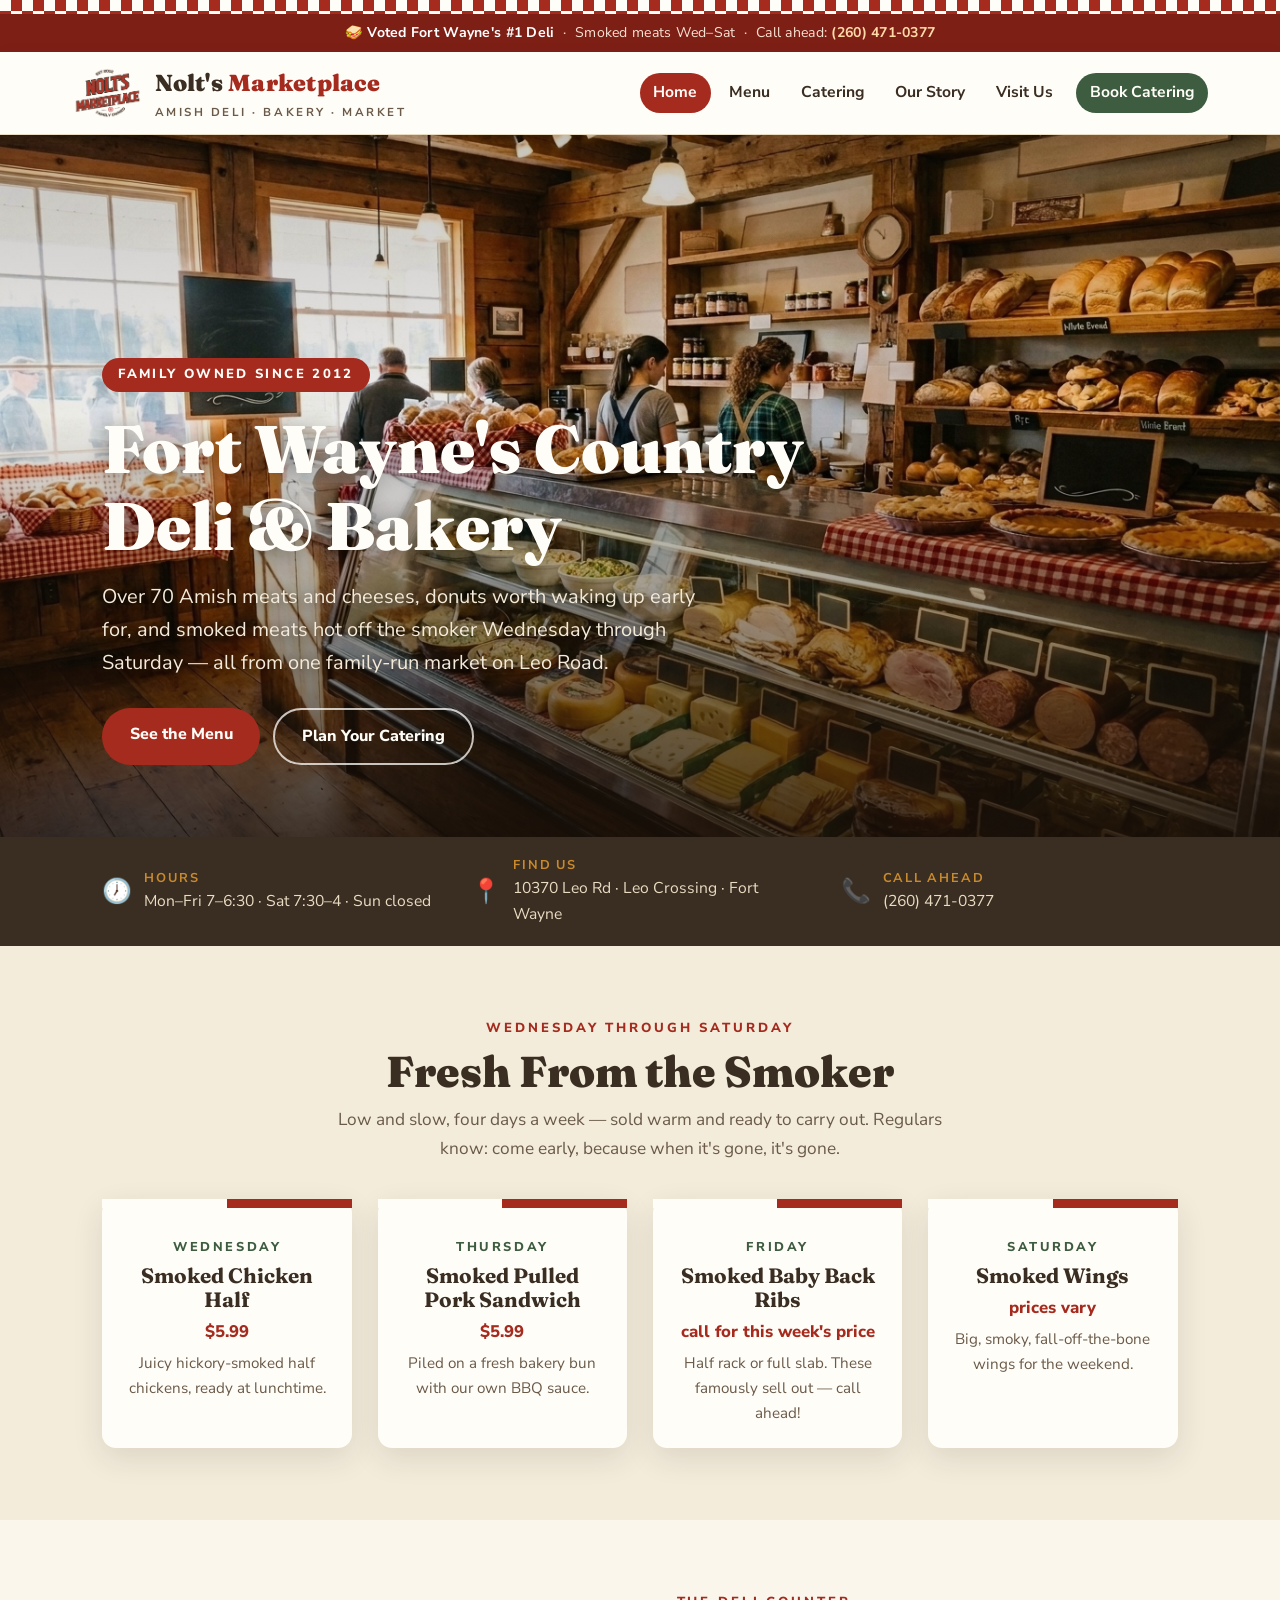
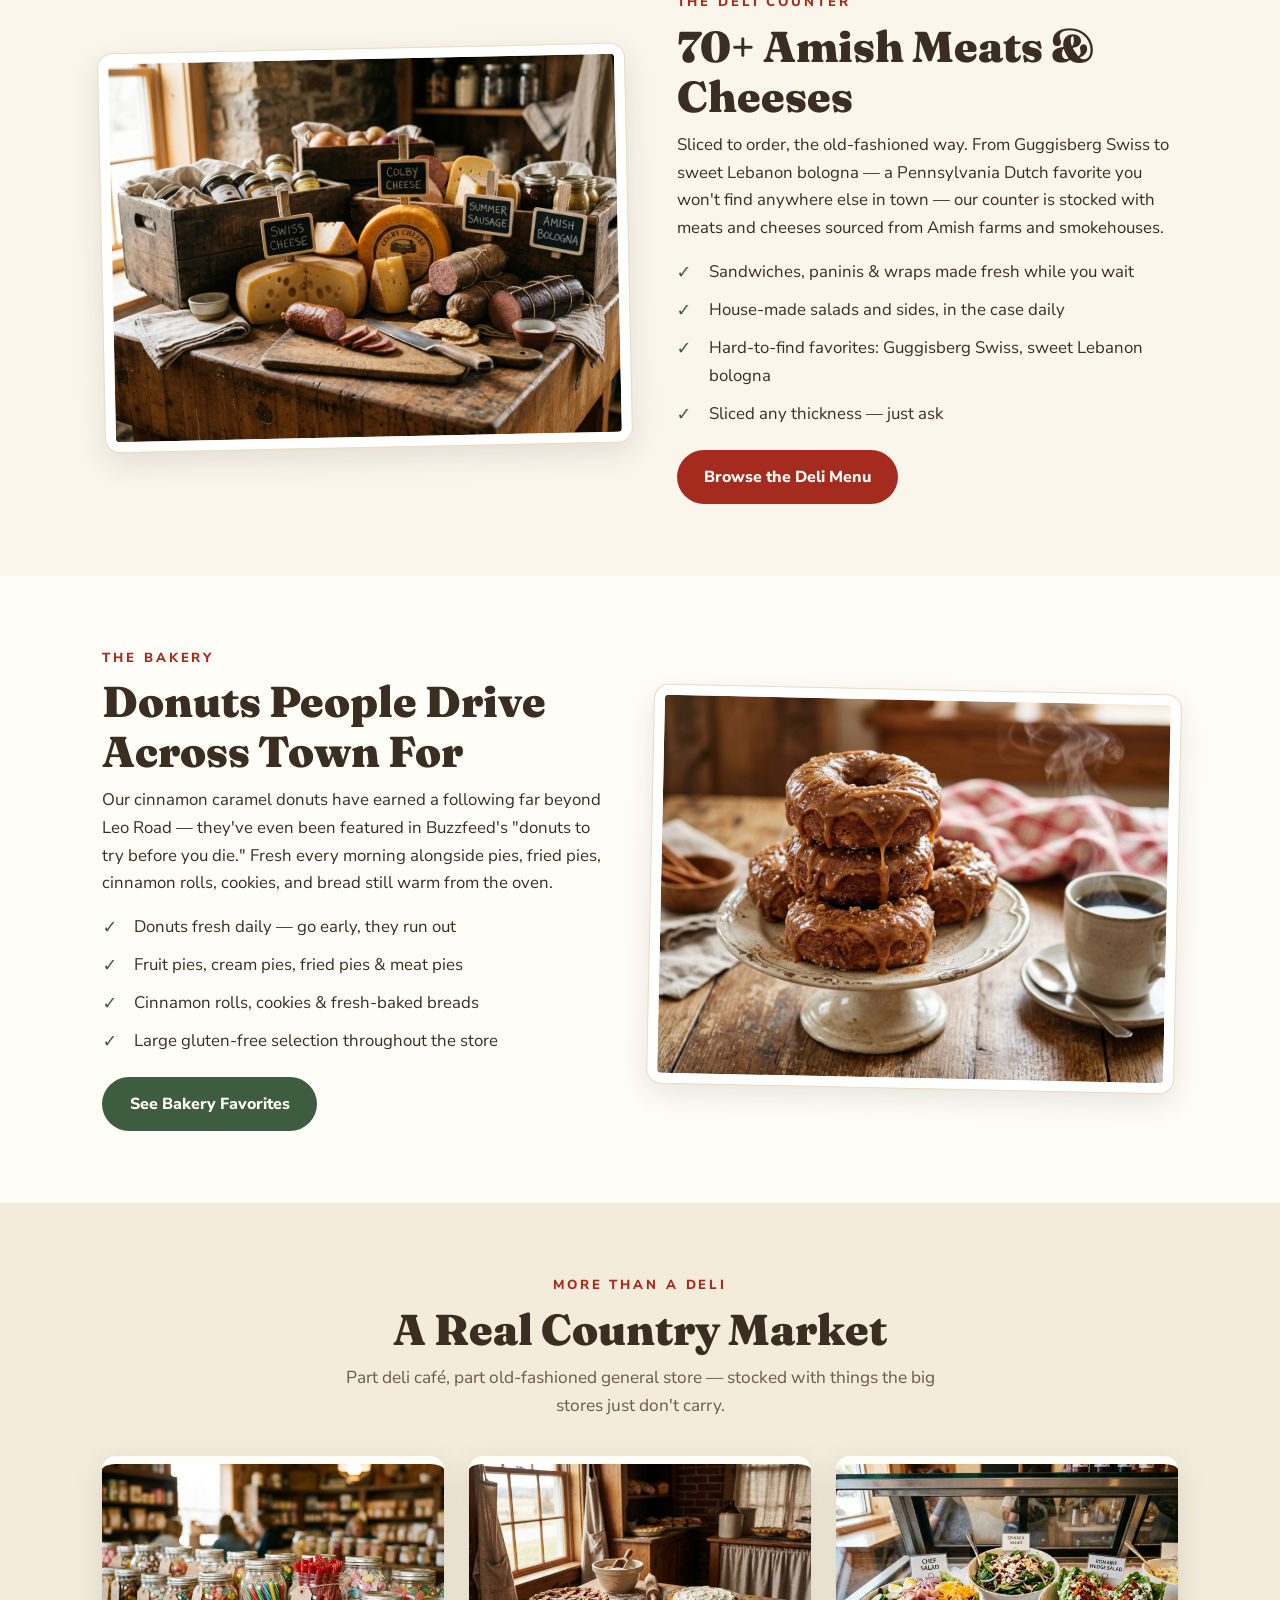
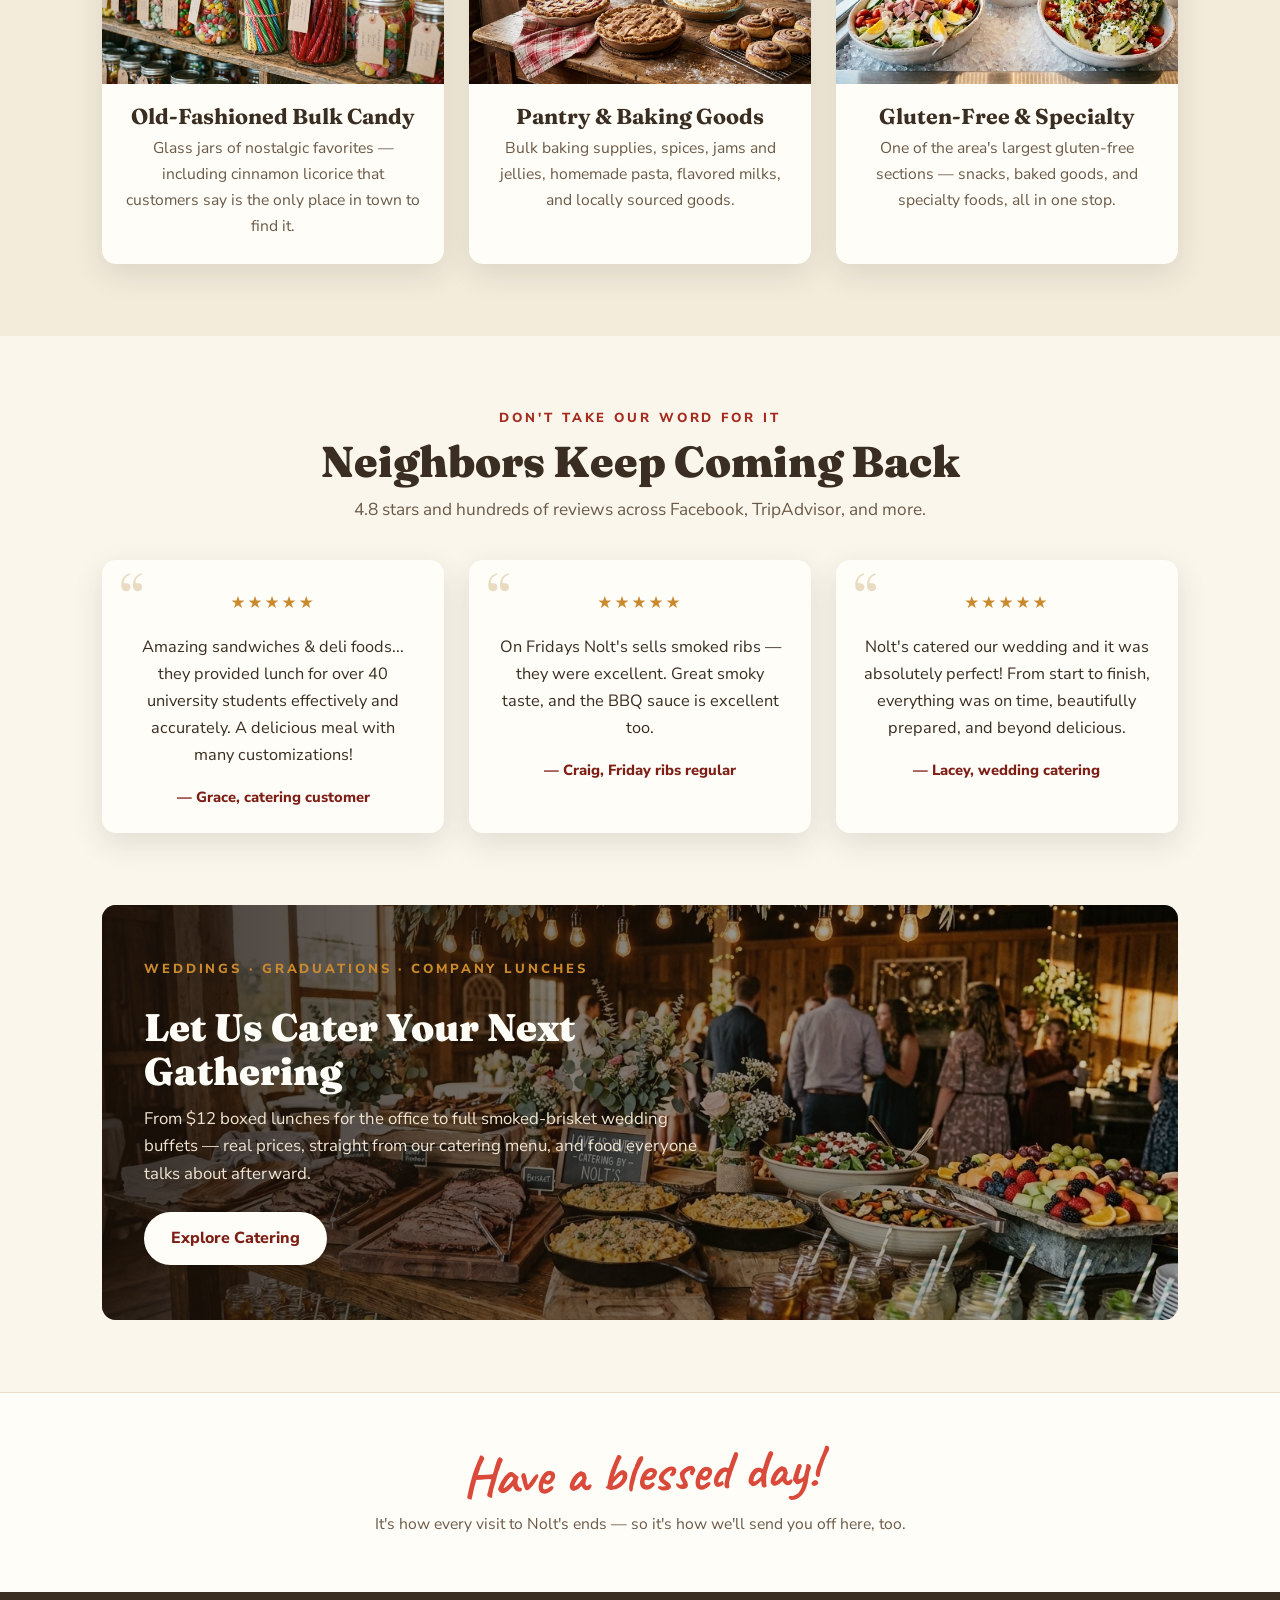
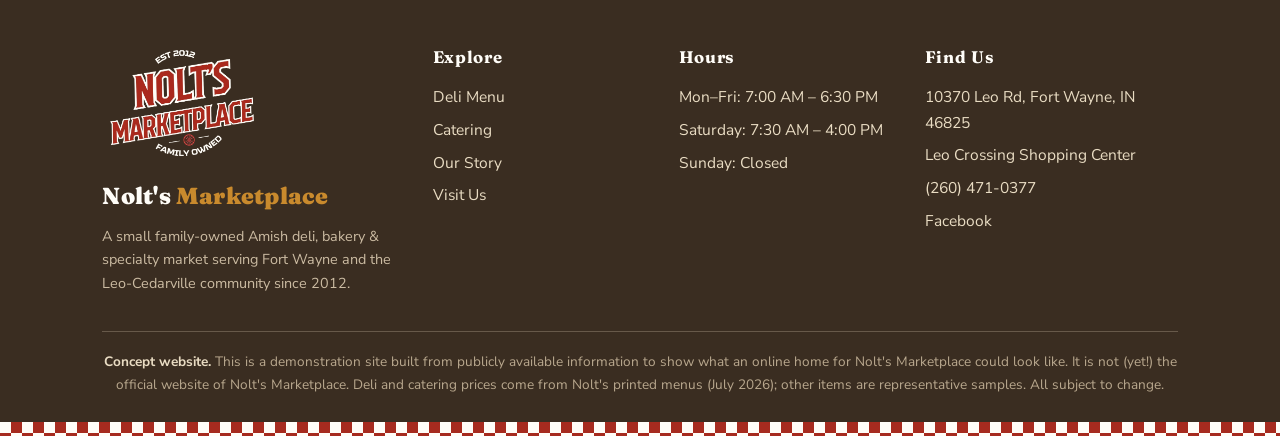
<file: index.html>
<!DOCTYPE html>
<html lang="en">
<head>
<meta charset="UTF-8">
<meta name="viewport" content="width=device-width, initial-scale=1.0">
<title>Nolt's Marketplace — Amish Deli, Bakery &amp; Market · Fort Wayne, IN</title>
<meta name="description" content="Family-owned Amish deli, bakery and specialty market on Leo Road in Fort Wayne. 70+ Amish meats & cheeses, fresh donuts daily, smoked meats Wed–Sat, and full-service catering.">
<link rel="icon" href="assets/favicon.png">
<link rel="stylesheet" href="css/style.css">
</head>
<body>

<div class="gingham"></div>
<div class="topbar">🥪 <strong>Voted Fort Wayne's #1 Deli</strong> &nbsp;·&nbsp; Smoked meats Wed–Sat &nbsp;·&nbsp; Call ahead: <a href="tel:+12604710377">(260) 471-0377</a></div>

<header class="site">
  <div class="nav-row">
    <a class="brand" href="index.html">
      <img class="brand-mark-img" src="assets/logo-nolts-light.png" alt="Nolt's Marketplace — Est. 2012, Family Owned">
      <span>
        <span class="brand-name">Nolt's <span>Marketplace</span></span>
        <span class="brand-tag">Amish Deli · Bakery · Market</span>
      </span>
    </a>
    <nav class="main">
      <a href="index.html" class="active">Home</a>
      <a href="menu.html">Menu</a>
      <a href="catering.html">Catering</a>
      <a href="about.html">Our Story</a>
      <a href="visit.html">Visit Us</a>
      <a href="catering.html" class="cta">Book Catering</a>
    </nav>
  </div>
</header>

<section class="hero">
  <img class="hero-bg" src="assets/hero-deli-v3.png" alt="Inside Nolt's Marketplace: the deli counter stocked with Amish meats and cheeses, fresh breads and pies on the shelves behind">
  <div class="wrap hero-inner">
    <span class="kicker">Family owned since 2012</span>
    <h1>Fort Wayne's Country Deli &amp; Bakery</h1>
    <p class="lede">Over 70 Amish meats and cheeses, donuts worth waking up early for, and smoked meats hot off the smoker Wednesday through Saturday — all from one family-run market on Leo Road.</p>
    <div class="btns">
      <a class="btn btn-red" href="menu.html">See the Menu</a>
      <a class="btn btn-outline" href="catering.html">Plan Your Catering</a>
    </div>
  </div>
</section>

<div class="info-strip">
  <div class="wrap">
    <div class="cell"><span class="info-ico">🕖</span><div><strong>Hours</strong> Mon–Fri 7–6:30 · Sat 7:30–4 · Sun closed</div></div>
    <div class="cell"><span class="info-ico">📍</span><div><strong>Find Us</strong> <a href="visit.html">10370 Leo Rd · Leo Crossing · Fort Wayne</a></div></div>
    <div class="cell"><span class="info-ico">📞</span><div><strong>Call Ahead</strong> <a href="tel:+12604710377">(260) 471-0377</a></div></div>
  </div>
</div>

<section class="block block--deep">
  <div class="wrap center">
    <p class="eyebrow">Wednesday through Saturday</p>
    <h2>Fresh From the Smoker</h2>
    <p class="sub">Low and slow, four days a week — sold warm and ready to carry out. Regulars know: come early, because when it's gone, it's gone.</p>
    <div class="grid grid-4">
      <div class="smoker-day">
        <span class="day">Wednesday</span>
        <h3>Smoked Chicken Half</h3>
        <span class="price">$5.99</span>
        <p>Juicy hickory-smoked half chickens, ready at lunchtime.</p>
      </div>
      <div class="smoker-day">
        <span class="day">Thursday</span>
        <h3>Smoked Pulled Pork Sandwich</h3>
        <span class="price">$5.99</span>
        <p>Piled on a fresh bakery bun with our own BBQ sauce.</p>
      </div>
      <div class="smoker-day">
        <span class="day">Friday</span>
        <h3>Smoked Baby Back Ribs</h3>
        <span class="price">call for this week's price</span>
        <p>Half rack or full slab. These famously sell out — call ahead!</p>
      </div>
      <div class="smoker-day">
        <span class="day">Saturday</span>
        <h3>Smoked Wings</h3>
        <span class="price">prices vary</span>
        <p>Big, smoky, fall-off-the-bone wings for the weekend.</p>
      </div>
    </div>
  </div>
</section>

<section class="block">
  <div class="wrap">
    <div class="split">
      <div class="split-img"><img src="assets/cheese.png" alt="Wheels of Amish swiss and colby cheese with rolls of summer sausage on a butcher block"></div>
      <div>
        <p class="eyebrow">The Deli Counter</p>
        <h2>70+ Amish Meats &amp; Cheeses</h2>
        <p>Sliced to order, the old-fashioned way. From Guggisberg Swiss to sweet Lebanon bologna — a Pennsylvania Dutch favorite you won't find anywhere else in town — our counter is stocked with meats and cheeses sourced from Amish farms and smokehouses.</p>
        <ul class="checks">
          <li>Sandwiches, paninis &amp; wraps made fresh while you wait</li>
          <li>House-made salads and sides, in the case daily</li>
          <li>Hard-to-find favorites: Guggisberg Swiss, sweet Lebanon bologna</li>
          <li>Sliced any thickness — just ask</li>
        </ul>
        <p style="margin-top:1.4rem"><a class="btn btn-red" href="menu.html">Browse the Deli Menu</a></p>
      </div>
    </div>
  </div>
</section>

<section class="block block--white">
  <div class="wrap">
    <div class="split rev">
      <div>
        <p class="eyebrow">The Bakery</p>
        <h2>Donuts People Drive Across Town For</h2>
        <p>Our cinnamon caramel donuts have earned a following far beyond Leo Road — they've even been featured in Buzzfeed's "donuts to try before you die." Fresh every morning alongside pies, fried pies, cinnamon rolls, cookies, and bread still warm from the oven.</p>
        <ul class="checks">
          <li>Donuts fresh daily — go early, they run out</li>
          <li>Fruit pies, cream pies, fried pies &amp; meat pies</li>
          <li>Cinnamon rolls, cookies &amp; fresh-baked breads</li>
          <li>Large gluten-free selection throughout the store</li>
        </ul>
        <p style="margin-top:1.4rem"><a class="btn btn-forest" href="menu.html#bakery">See Bakery Favorites</a></p>
      </div>
      <div class="split-img"><img src="assets/donuts.png" alt="Glazed cinnamon caramel donuts stacked on a vintage cake stand"></div>
    </div>
  </div>
</section>

<section class="block block--deep">
  <div class="wrap center">
    <p class="eyebrow">More Than a Deli</p>
    <h2>A Real Country Market</h2>
    <p class="sub">Part deli café, part old-fashioned general store — stocked with things the big stores just don't carry.</p>
    <div class="grid grid-3">
      <div class="card card-top-check">
        <img src="assets/candy.png" alt="Glass jars of old-fashioned bulk candies on wooden shelves">
        <div class="pad">
          <h3>Old-Fashioned Bulk Candy</h3>
          <p>Glass jars of nostalgic favorites — including cinnamon licorice that customers say is the only place in town to find it.</p>
        </div>
      </div>
      <div class="card card-top-check">
        <img src="assets/pies.png" alt="Fresh-baked lattice-top pies cooling on a farmhouse table">
        <div class="pad">
          <h3>Pantry &amp; Baking Goods</h3>
          <p>Bulk baking supplies, spices, jams and jellies, homemade pasta, flavored milks, and locally sourced goods.</p>
        </div>
      </div>
      <div class="card card-top-check">
        <img src="assets/salads-v3.png" alt="Fresh deli salads in white bowls in the deli case">
        <div class="pad">
          <h3>Gluten-Free &amp; Specialty</h3>
          <p>One of the area's largest gluten-free sections — snacks, baked goods, and specialty foods, all in one stop.</p>
        </div>
      </div>
    </div>
  </div>
</section>

<section class="block">
  <div class="wrap center">
    <p class="eyebrow">Don't Take Our Word For It</p>
    <h2>Neighbors Keep Coming Back</h2>
    <p class="sub">4.8 stars and hundreds of reviews across Facebook, TripAdvisor, and more.</p>
    <div class="grid grid-3">
      <div class="review">
        <div class="stars">★★★★★</div>
        <p>Amazing sandwiches &amp; deli foods... they provided lunch for over 40 university students effectively and accurately. A delicious meal with many customizations!</p>
        <div class="who">— Grace, catering customer</div>
      </div>
      <div class="review">
        <div class="stars">★★★★★</div>
        <p>On Fridays Nolt's sells smoked ribs — they were excellent. Great smoky taste, and the BBQ sauce is excellent too.</p>
        <div class="who">— Craig, Friday ribs regular</div>
      </div>
      <div class="review">
        <div class="stars">★★★★★</div>
        <p>Nolt's catered our wedding and it was absolutely perfect! From start to finish, everything was on time, beautifully prepared, and beyond delicious.</p>
        <div class="who">— Lacey, wedding catering</div>
      </div>
    </div>
  </div>
</section>

<section class="block" style="padding-top:0">
  <div class="wrap">
    <div class="banner">
      <img class="bg" src="assets/catering-hero-v2.png" alt="A rustic wedding catering buffet with smoked brisket, sides and mason jar drinks under string lights">
      <div class="pad">
        <p class="eyebrow" style="color:var(--gold)">Weddings · Graduations · Company Lunches</p>
        <h2>Let Us Cater Your Next Gathering</h2>
        <p>From $12 boxed lunches for the office to full smoked-brisket wedding buffets — real prices, straight from our catering menu, and food everyone talks about afterward.</p>
        <a class="btn btn-cream" href="catering.html">Explore Catering</a>
      </div>
    </div>
  </div>
</section>

<section class="blessed">
  <p class="script-line">Have a blessed day!</p>
  <p class="note">It's how every visit to Nolt's ends — so it's how we'll send you off here, too.</p>
</section>

<footer class="site">
  <div class="wrap">
    <div class="cols">
      <div>
        <img class="footer-logo" src="assets/logo-nolts-dark.png" alt="Nolt's Marketplace logo">
        <span class="brand-name">Nolt's <span style="color:var(--gold)">Marketplace</span></span>
        <p class="small">A small family-owned Amish deli, bakery &amp; specialty market serving Fort Wayne and the Leo-Cedarville community since 2012.</p>
      </div>
      <div>
        <h4>Explore</h4>
        <ul>
          <li><a href="menu.html">Deli Menu</a></li>
          <li><a href="catering.html">Catering</a></li>
          <li><a href="about.html">Our Story</a></li>
          <li><a href="visit.html">Visit Us</a></li>
        </ul>
      </div>
      <div>
        <h4>Hours</h4>
        <ul>
          <li>Mon–Fri: 7:00 AM – 6:30 PM</li>
          <li>Saturday: 7:30 AM – 4:00 PM</li>
          <li>Sunday: Closed</li>
        </ul>
      </div>
      <div>
        <h4>Find Us</h4>
        <ul>
          <li>10370 Leo Rd, Fort Wayne, IN 46825</li>
          <li>Leo Crossing Shopping Center</li>
          <li><a href="tel:+12604710377">(260) 471-0377</a></li>
          <li><a href="https://www.facebook.com/p/Nolts-Marketplace-100056649443318/" target="_blank" rel="noopener">Facebook</a></li>
        </ul>
      </div>
    </div>
    <div class="footnote">
      <strong>Concept website.</strong> This is a demonstration site built from publicly available information to show what an online home for Nolt's Marketplace could look like. It is not (yet!) the official website of Nolt's Marketplace. Deli and catering prices come from Nolt's printed menus (July 2026); other items are representative samples. All subject to change.
    </div>
  </div>
</footer>
<div class="gingham"></div>

<script>
  // Privacy-friendly analytics (GoatCounter) - no cookies, records host+path only
  window.goatcounter = { path: function(p) { return location.host + p; } };
</script>
<script data-goatcounter="https://flylow3d.goatcounter.com/count" async src="//gc.zgo.at/count.js"></script>
</body>
</html>
</file>
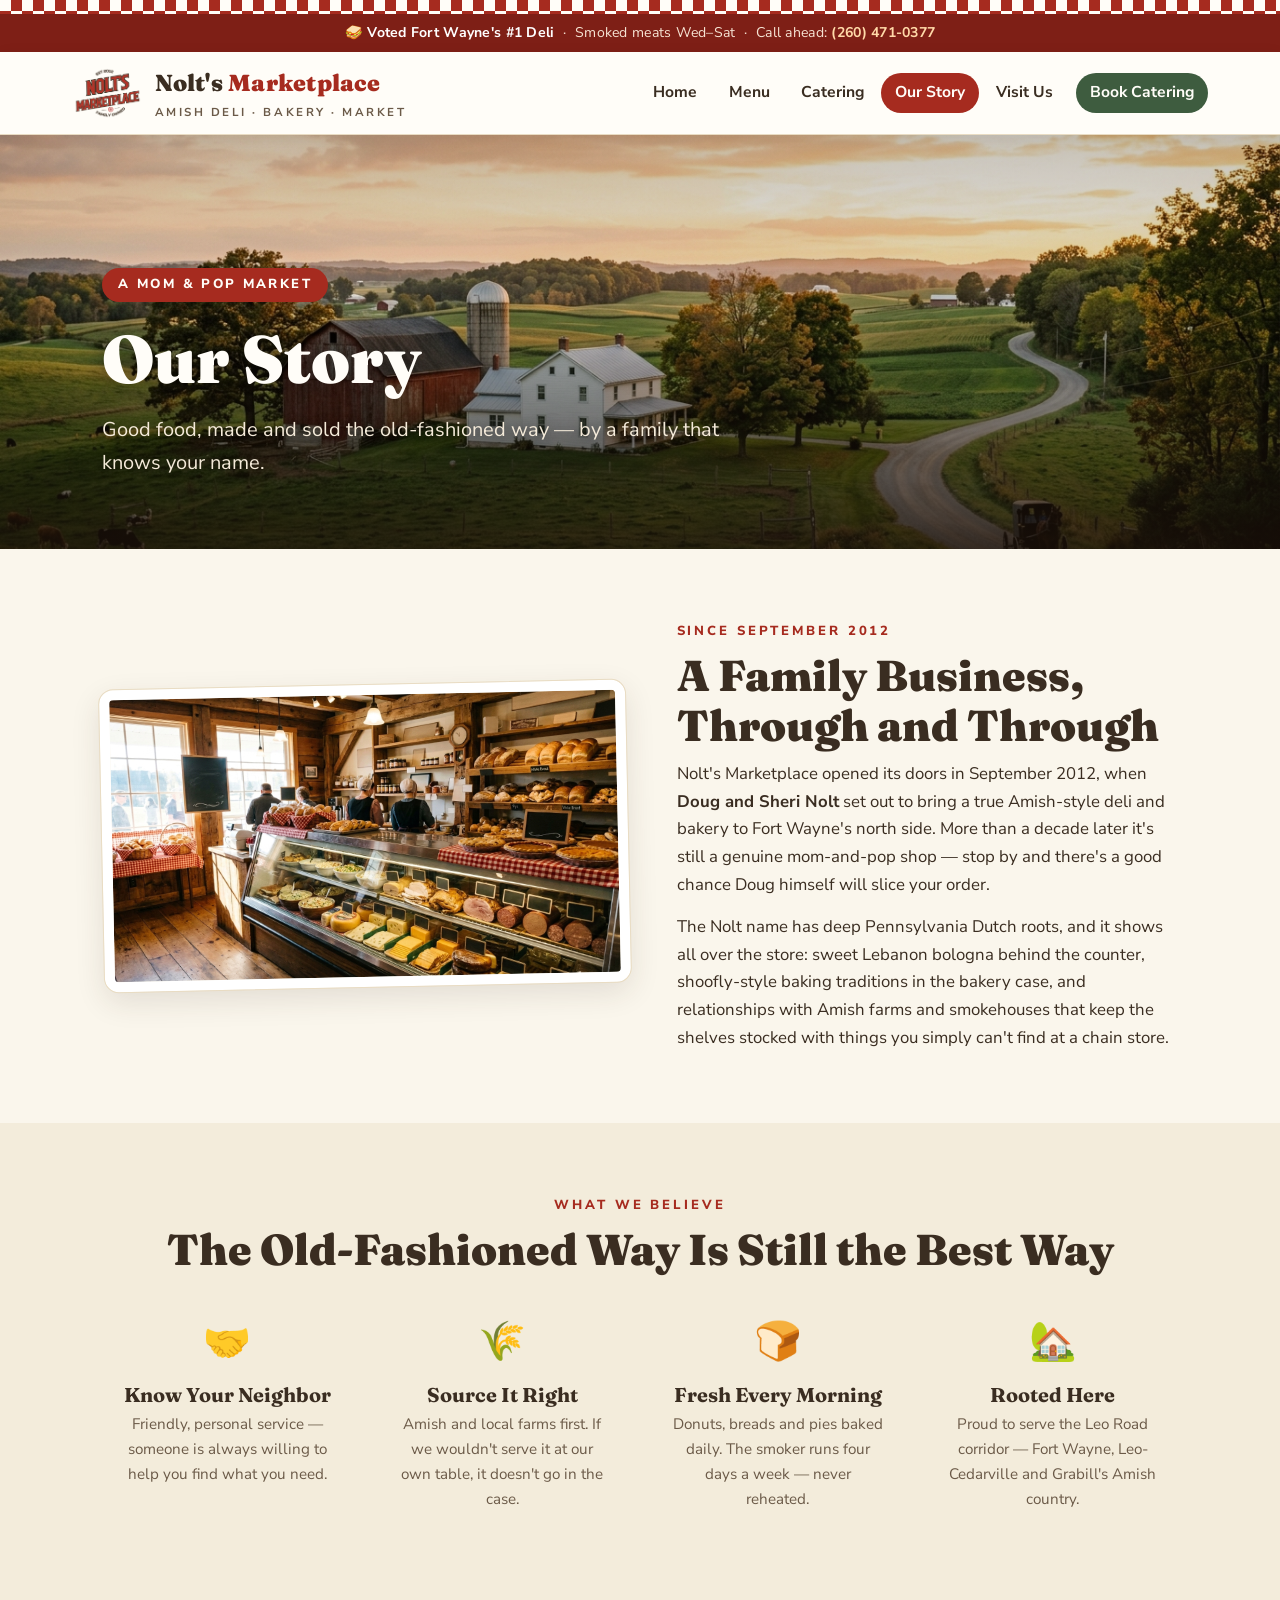
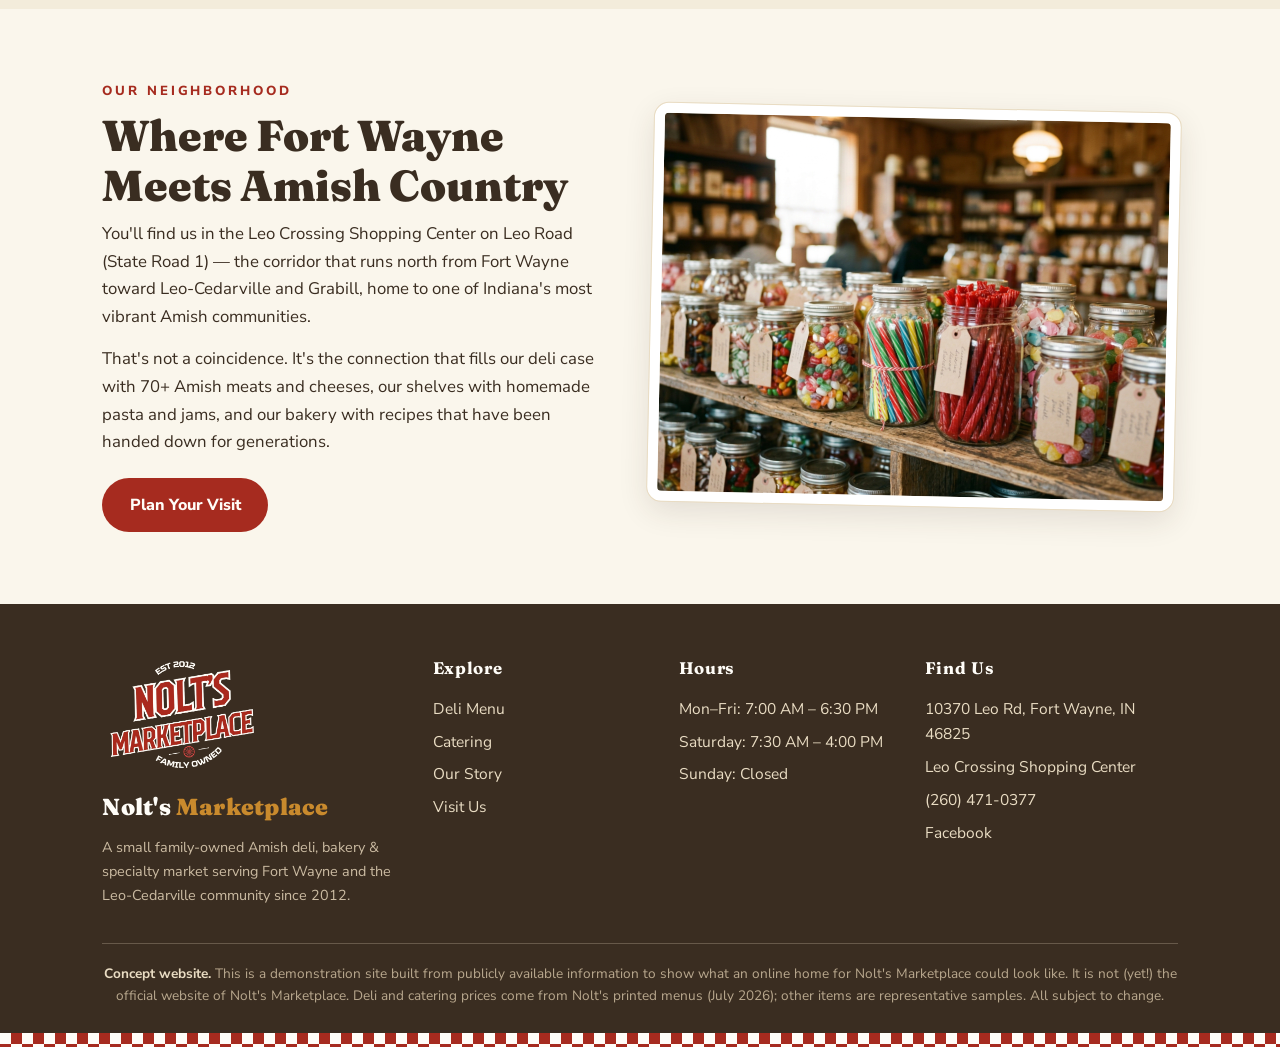
<file: about.html>
<!DOCTYPE html>
<html lang="en">
<head>
<meta charset="UTF-8">
<meta name="viewport" content="width=device-width, initial-scale=1.0">
<title>Our Story — Nolt's Marketplace · Fort Wayne, IN</title>
<meta name="description" content="The story of Nolt's Marketplace — a family-owned Amish deli, bakery and market on Leo Road in Fort Wayne, run by Doug and Sheri Nolt since 2012.">
<link rel="icon" href="assets/favicon.png">
<link rel="stylesheet" href="css/style.css">
</head>
<body>

<div class="gingham"></div>
<div class="topbar">🥪 <strong>Voted Fort Wayne's #1 Deli</strong> &nbsp;·&nbsp; Smoked meats Wed–Sat &nbsp;·&nbsp; Call ahead: <a href="tel:+12604710377">(260) 471-0377</a></div>

<header class="site">
  <div class="nav-row">
    <a class="brand" href="index.html">
      <img class="brand-mark-img" src="assets/logo-nolts-light.png" alt="Nolt's Marketplace — Est. 2012, Family Owned">
      <span>
        <span class="brand-name">Nolt's <span>Marketplace</span></span>
        <span class="brand-tag">Amish Deli · Bakery · Market</span>
      </span>
    </a>
    <nav class="main">
      <a href="index.html">Home</a>
      <a href="menu.html">Menu</a>
      <a href="catering.html">Catering</a>
      <a href="about.html" class="active">Our Story</a>
      <a href="visit.html">Visit Us</a>
      <a href="catering.html" class="cta">Book Catering</a>
    </nav>
  </div>
</header>

<section class="hero hero--page">
  <img class="hero-bg" src="assets/countryside.png" alt="Northeast Indiana countryside at golden hour with a white farmhouse, red barn and a distant horse-drawn buggy">
  <div class="wrap hero-inner">
    <span class="kicker">A mom &amp; pop market</span>
    <h1>Our Story</h1>
    <p class="lede">Good food, made and sold the old-fashioned way — by a family that knows your name.</p>
  </div>
</section>

<section class="block">
  <div class="wrap">
    <div class="split">
      <div class="split-img"><img src="assets/hero-deli-clean.png" alt="The deli counter at Nolt's Marketplace, stocked with meats, cheeses and fresh salads"></div>
      <div>
        <p class="eyebrow">Since September 2012</p>
        <h2>A Family Business, Through and Through</h2>
        <p>Nolt's Marketplace opened its doors in September 2012, when <strong>Doug and Sheri Nolt</strong> set out to bring a true Amish-style deli and bakery to Fort Wayne's north side. More than a decade later it's still a genuine mom-and-pop shop — stop by and there's a good chance Doug himself will slice your order.</p>
        <p style="margin-top:0.9rem">The Nolt name has deep Pennsylvania Dutch roots, and it shows all over the store: sweet Lebanon bologna behind the counter, shoofly-style baking traditions in the bakery case, and relationships with Amish farms and smokehouses that keep the shelves stocked with things you simply can't find at a chain store.</p>
      </div>
    </div>
  </div>
</section>

<section class="block block--deep">
  <div class="wrap center">
    <p class="eyebrow">What We Believe</p>
    <h2>The Old-Fashioned Way Is Still the Best Way</h2>
    <div class="grid grid-4">
      <div class="value">
        <div class="ico">🤝</div>
        <h3>Know Your Neighbor</h3>
        <p>Friendly, personal service — someone is always willing to help you find what you need.</p>
      </div>
      <div class="value">
        <div class="ico">🌾</div>
        <h3>Source It Right</h3>
        <p>Amish and local farms first. If we wouldn't serve it at our own table, it doesn't go in the case.</p>
      </div>
      <div class="value">
        <div class="ico">🍞</div>
        <h3>Fresh Every Morning</h3>
        <p>Donuts, breads and pies baked daily. The smoker runs four days a week — never reheated.</p>
      </div>
      <div class="value">
        <div class="ico">🏡</div>
        <h3>Rooted Here</h3>
        <p>Proud to serve the Leo Road corridor — Fort Wayne, Leo-Cedarville and Grabill's Amish country.</p>
      </div>
    </div>
  </div>
</section>

<section class="block">
  <div class="wrap">
    <div class="split rev">
      <div>
        <p class="eyebrow">Our Neighborhood</p>
        <h2>Where Fort Wayne Meets Amish Country</h2>
        <p>You'll find us in the Leo Crossing Shopping Center on Leo Road (State Road 1) — the corridor that runs north from Fort Wayne toward Leo-Cedarville and Grabill, home to one of Indiana's most vibrant Amish communities.</p>
        <p style="margin-top:0.9rem">That's not a coincidence. It's the connection that fills our deli case with 70+ Amish meats and cheeses, our shelves with homemade pasta and jams, and our bakery with recipes that have been handed down for generations.</p>
        <p style="margin-top:1.4rem"><a class="btn btn-red" href="visit.html">Plan Your Visit</a></p>
      </div>
      <div class="split-img"><img src="assets/candy.png" alt="Glass jars of old-fashioned candies on wooden country-store shelves"></div>
    </div>
  </div>
</section>

<footer class="site">
  <div class="wrap">
    <div class="cols">
      <div>
        <img class="footer-logo" src="assets/logo-nolts-dark.png" alt="Nolt's Marketplace logo">
        <span class="brand-name">Nolt's <span style="color:var(--gold)">Marketplace</span></span>
        <p class="small">A small family-owned Amish deli, bakery &amp; specialty market serving Fort Wayne and the Leo-Cedarville community since 2012.</p>
      </div>
      <div>
        <h4>Explore</h4>
        <ul>
          <li><a href="menu.html">Deli Menu</a></li>
          <li><a href="catering.html">Catering</a></li>
          <li><a href="about.html">Our Story</a></li>
          <li><a href="visit.html">Visit Us</a></li>
        </ul>
      </div>
      <div>
        <h4>Hours</h4>
        <ul>
          <li>Mon–Fri: 7:00 AM – 6:30 PM</li>
          <li>Saturday: 7:30 AM – 4:00 PM</li>
          <li>Sunday: Closed</li>
        </ul>
      </div>
      <div>
        <h4>Find Us</h4>
        <ul>
          <li>10370 Leo Rd, Fort Wayne, IN 46825</li>
          <li>Leo Crossing Shopping Center</li>
          <li><a href="tel:+12604710377">(260) 471-0377</a></li>
          <li><a href="https://www.facebook.com/p/Nolts-Marketplace-100056649443318/" target="_blank" rel="noopener">Facebook</a></li>
        </ul>
      </div>
    </div>
    <div class="footnote">
      <strong>Concept website.</strong> This is a demonstration site built from publicly available information to show what an online home for Nolt's Marketplace could look like. It is not (yet!) the official website of Nolt's Marketplace. Deli and catering prices come from Nolt's printed menus (July 2026); other items are representative samples. All subject to change.
    </div>
  </div>
</footer>
<div class="gingham"></div>

<script>
  // Privacy-friendly analytics (GoatCounter) - no cookies, records host+path only
  window.goatcounter = { path: function(p) { return location.host + p; } };
</script>
<script data-goatcounter="https://flylow3d.goatcounter.com/count" async src="//gc.zgo.at/count.js"></script>
</body>
</html>
</file>
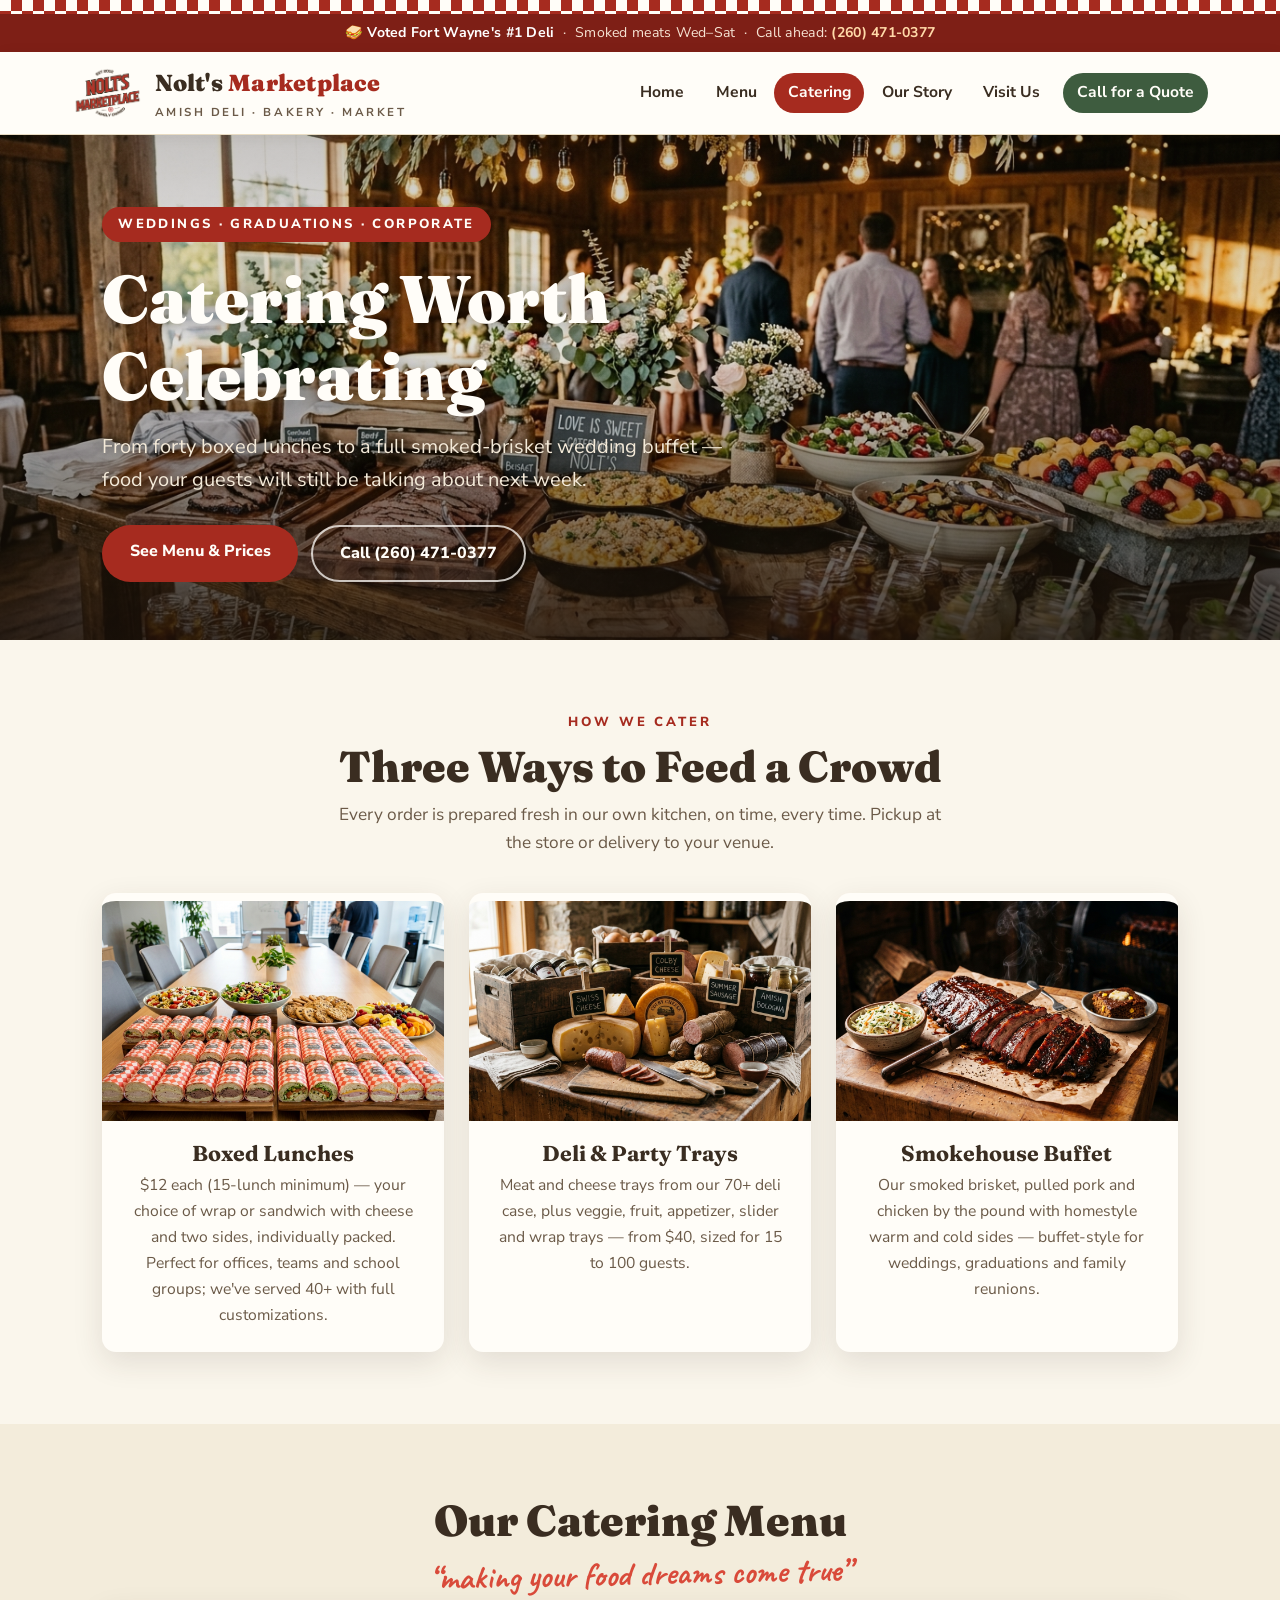
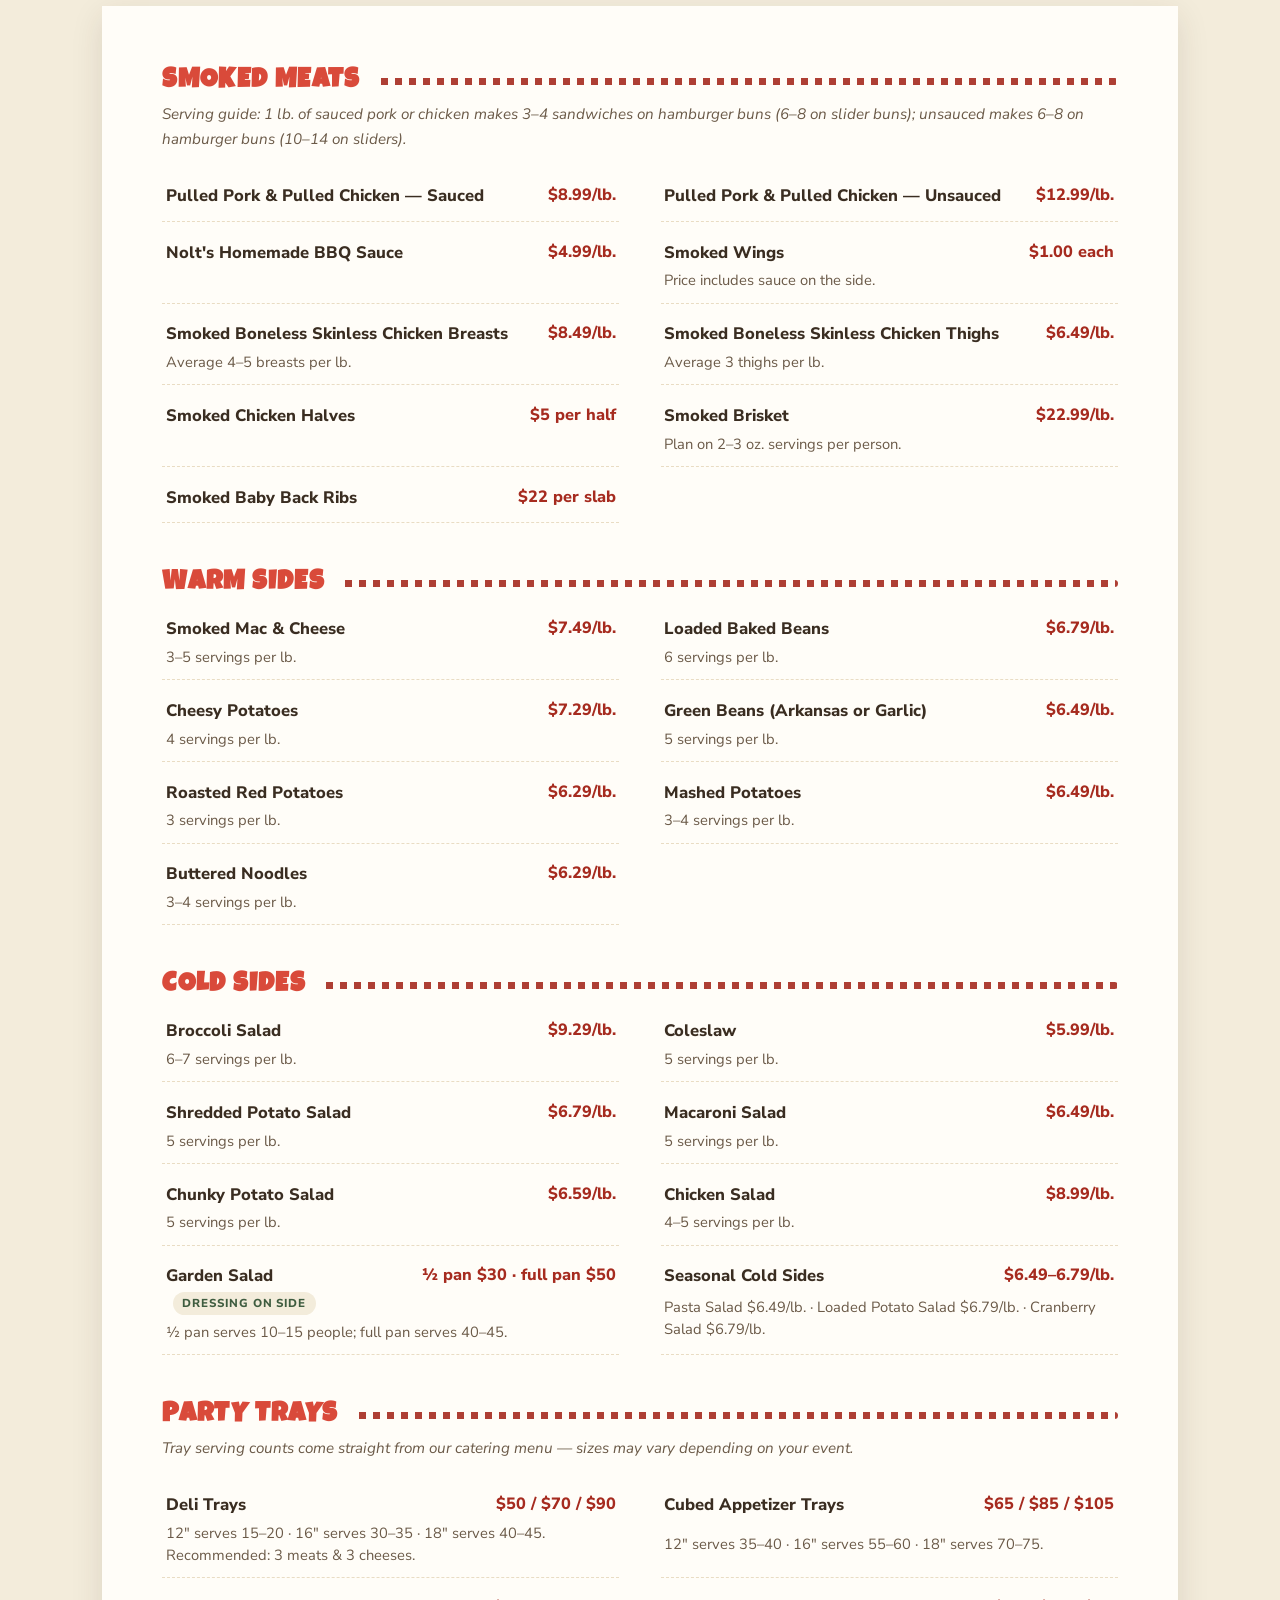
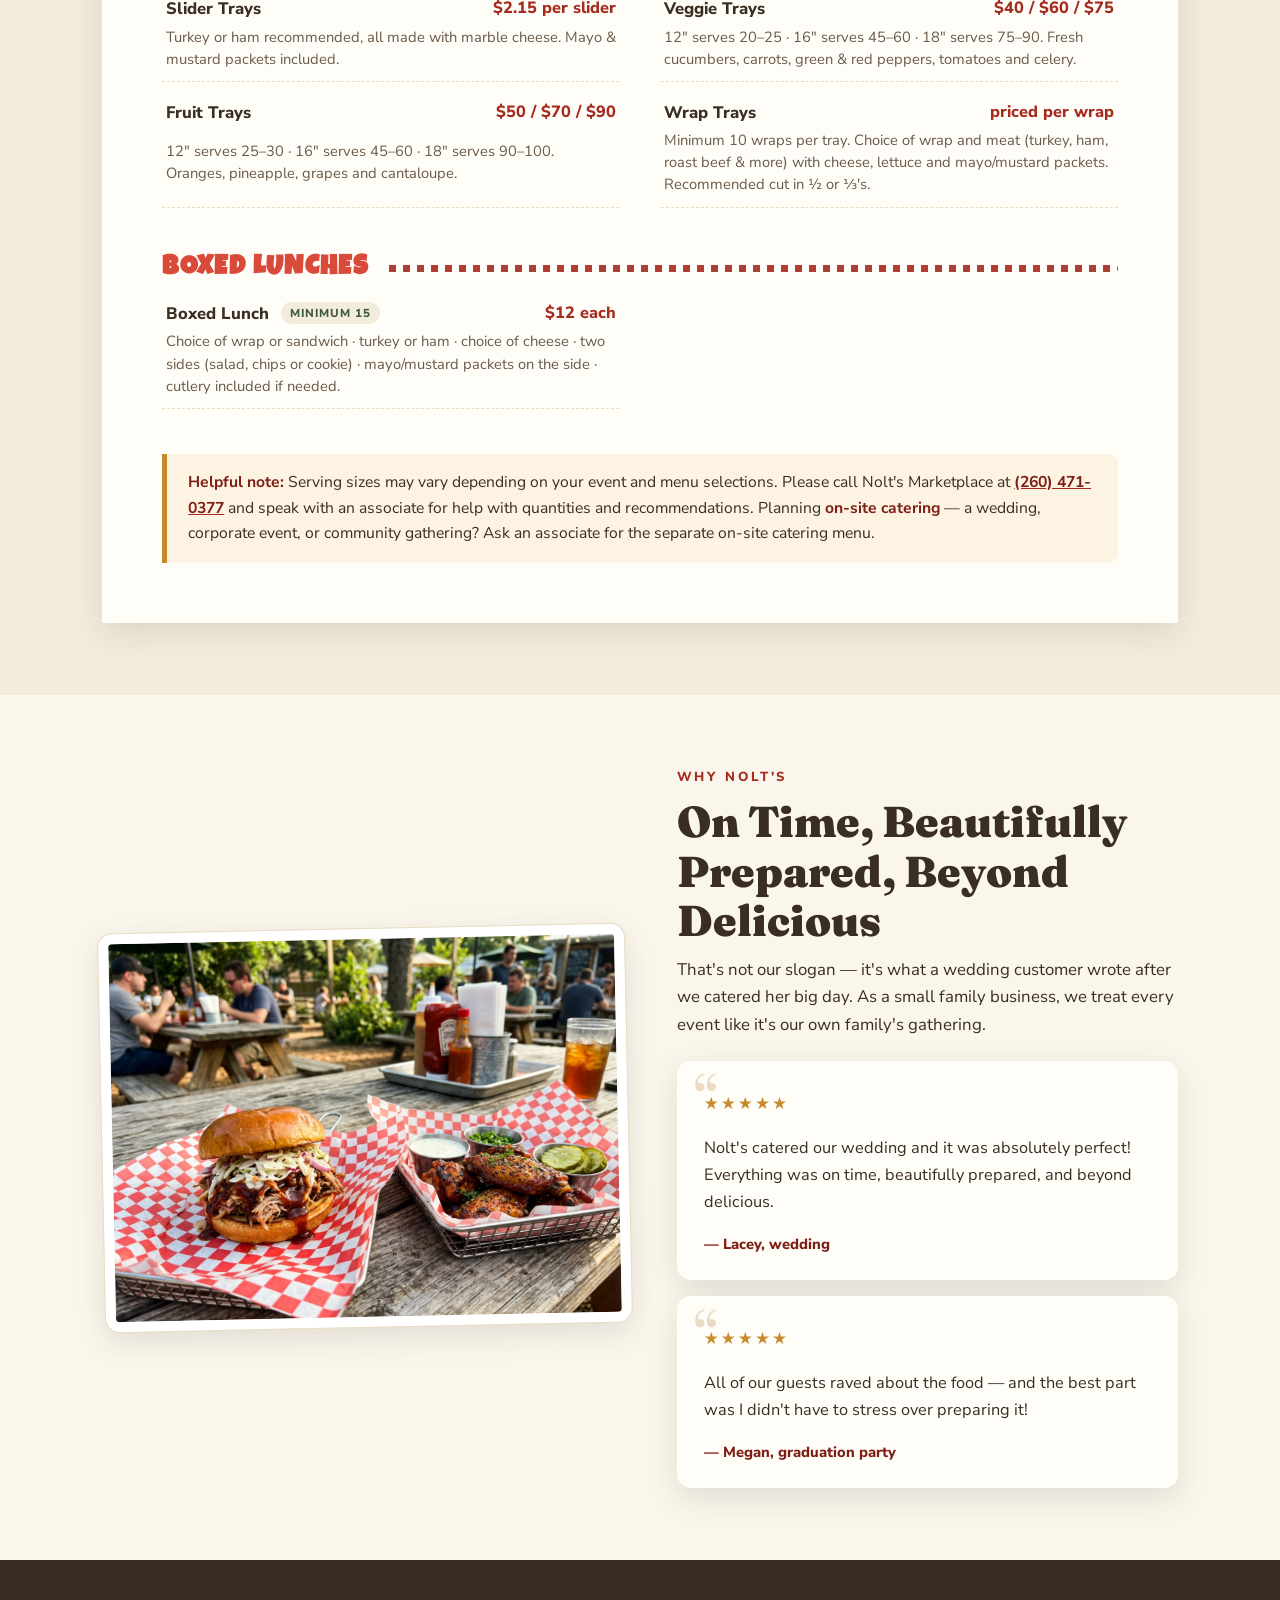
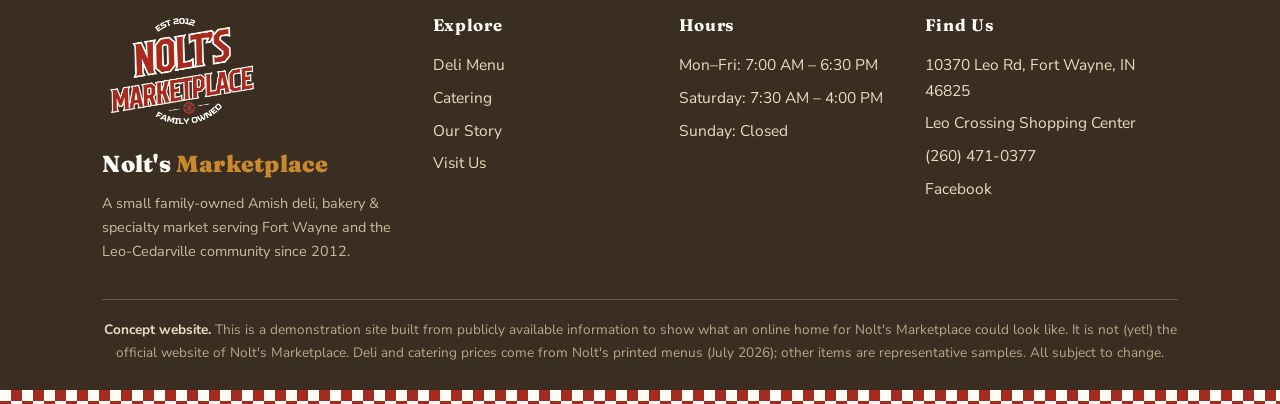
<file: catering.html>
<!DOCTYPE html>
<html lang="en">
<head>
<meta charset="UTF-8">
<meta name="viewport" content="width=device-width, initial-scale=1.0">
<title>Catering — Nolt's Marketplace · Fort Wayne, IN</title>
<meta name="description" content="Wedding, graduation and corporate catering from Nolt's Marketplace in Fort Wayne — smoked brisket buffets, deli trays and boxed lunches.">
<link rel="icon" href="assets/favicon.png">
<link rel="stylesheet" href="css/style.css">
</head>
<body>

<div class="gingham"></div>
<div class="topbar">🥪 <strong>Voted Fort Wayne's #1 Deli</strong> &nbsp;·&nbsp; Smoked meats Wed–Sat &nbsp;·&nbsp; Call ahead: <a href="tel:+12604710377">(260) 471-0377</a></div>

<header class="site">
  <div class="nav-row">
    <a class="brand" href="index.html">
      <img class="brand-mark-img" src="assets/logo-nolts-light.png" alt="Nolt's Marketplace — Est. 2012, Family Owned">
      <span>
        <span class="brand-name">Nolt's <span>Marketplace</span></span>
        <span class="brand-tag">Amish Deli · Bakery · Market</span>
      </span>
    </a>
    <nav class="main">
      <a href="index.html">Home</a>
      <a href="menu.html">Menu</a>
      <a href="catering.html" class="active">Catering</a>
      <a href="about.html">Our Story</a>
      <a href="visit.html">Visit Us</a>
      <a href="tel:+12604710377" class="cta">Call for a Quote</a>
    </nav>
  </div>
</header>

<section class="hero hero--page">
  <img class="hero-bg" src="assets/catering-hero-v2.png" alt="A rustic barn wedding buffet with smoked brisket, cast-iron mac and cheese, salads and mason jar drinks">
  <div class="wrap hero-inner">
    <span class="kicker">Weddings · Graduations · Corporate</span>
    <h1>Catering Worth Celebrating</h1>
    <p class="lede">From forty boxed lunches to a full smoked-brisket wedding buffet — food your guests will still be talking about next week.</p>
    <div class="btns">
      <a class="btn btn-red" href="#packages">See Menu &amp; Prices</a>
      <a class="btn btn-outline" href="tel:+12604710377">Call (260) 471-0377</a>
    </div>
  </div>
</section>

<section class="block">
  <div class="wrap center">
    <p class="eyebrow">How We Cater</p>
    <h2>Three Ways to Feed a Crowd</h2>
    <p class="sub">Every order is prepared fresh in our own kitchen, on time, every time. Pickup at the store or delivery to your venue.</p>
    <div class="grid grid-3">
      <div class="card card-top-check">
        <img src="assets/catering-lunch.png" alt="Rows of wrapped deli sandwiches and salads for a corporate lunch">
        <div class="pad">
          <h3>Boxed Lunches</h3>
          <p>$12 each (15-lunch minimum) — your choice of wrap or sandwich with cheese and two sides, individually packed. Perfect for offices, teams and school groups; we've served 40+ with full customizations.</p>
        </div>
      </div>
      <div class="card card-top-check">
        <img src="assets/cheese.png" alt="A display of Amish cheeses and summer sausage on a butcher block">
        <div class="pad">
          <h3>Deli &amp; Party Trays</h3>
          <p>Meat and cheese trays from our 70+ deli case, plus veggie, fruit, appetizer, slider and wrap trays — from $40, sized for 15 to 100 guests.</p>
        </div>
      </div>
      <div class="card card-top-check">
        <img src="assets/ribs.png" alt="Smoked meats fresh off the smoker on a butcher block">
        <div class="pad">
          <h3>Smokehouse Buffet</h3>
          <p>Our smoked brisket, pulled pork and chicken by the pound with homestyle warm and cold sides — buffet-style for weddings, graduations and family reunions.</p>
        </div>
      </div>
    </div>
  </div>
</section>

<section class="block block--deep" id="packages">
  <div class="wrap center">
    <h2>Our Catering Menu</h2>
    <p class="script-tagline">&ldquo;making your food dreams come true&rdquo;</p>
  </div>
  <div class="wrap">
    <div class="menu-board">

      <div class="menu-section">
        <h3 class="stamp-h">Smoked Meats</h3>
        <p class="note">Serving guide: 1 lb. of sauced pork or chicken makes 3&ndash;4 sandwiches on hamburger buns (6&ndash;8 on slider buns); unsauced makes 6&ndash;8 on hamburger buns (10&ndash;14 on sliders).</p>
        <div class="menu-items">
          <div class="mi"><span class="n">Pulled Pork &amp; Pulled Chicken — Sauced</span><span class="p">$8.99/lb.</span></div>
          <div class="mi"><span class="n">Pulled Pork &amp; Pulled Chicken — Unsauced</span><span class="p">$12.99/lb.</span></div>
          <div class="mi"><span class="n">Nolt's Homemade BBQ Sauce</span><span class="p">$4.99/lb.</span></div>
          <div class="mi"><span class="n">Smoked Wings</span><span class="p">$1.00 each</span><span class="d">Price includes sauce on the side.</span></div>
          <div class="mi"><span class="n">Smoked Boneless Skinless Chicken Breasts</span><span class="p">$8.49/lb.</span><span class="d">Average 4&ndash;5 breasts per lb.</span></div>
          <div class="mi"><span class="n">Smoked Boneless Skinless Chicken Thighs</span><span class="p">$6.49/lb.</span><span class="d">Average 3 thighs per lb.</span></div>
          <div class="mi"><span class="n">Smoked Chicken Halves</span><span class="p">$5 per half</span></div>
          <div class="mi"><span class="n">Smoked Brisket</span><span class="p">$22.99/lb.</span><span class="d">Plan on 2&ndash;3 oz. servings per person.</span></div>
          <div class="mi"><span class="n">Smoked Baby Back Ribs</span><span class="p">$22 per slab</span></div>
        </div>
      </div>

      <div class="menu-section">
        <h3 class="stamp-h">Warm Sides</h3>
        <div class="menu-items">
          <div class="mi"><span class="n">Smoked Mac &amp; Cheese</span><span class="p">$7.49/lb.</span><span class="d">3&ndash;5 servings per lb.</span></div>
          <div class="mi"><span class="n">Loaded Baked Beans</span><span class="p">$6.79/lb.</span><span class="d">6 servings per lb.</span></div>
          <div class="mi"><span class="n">Cheesy Potatoes</span><span class="p">$7.29/lb.</span><span class="d">4 servings per lb.</span></div>
          <div class="mi"><span class="n">Green Beans (Arkansas or Garlic)</span><span class="p">$6.49/lb.</span><span class="d">5 servings per lb.</span></div>
          <div class="mi"><span class="n">Roasted Red Potatoes</span><span class="p">$6.29/lb.</span><span class="d">3 servings per lb.</span></div>
          <div class="mi"><span class="n">Mashed Potatoes</span><span class="p">$6.49/lb.</span><span class="d">3&ndash;4 servings per lb.</span></div>
          <div class="mi"><span class="n">Buttered Noodles</span><span class="p">$6.29/lb.</span><span class="d">3&ndash;4 servings per lb.</span></div>
        </div>
      </div>

      <div class="menu-section">
        <h3 class="stamp-h">Cold Sides</h3>
        <div class="menu-items">
          <div class="mi"><span class="n">Broccoli Salad</span><span class="p">$9.29/lb.</span><span class="d">6&ndash;7 servings per lb.</span></div>
          <div class="mi"><span class="n">Coleslaw</span><span class="p">$5.99/lb.</span><span class="d">5 servings per lb.</span></div>
          <div class="mi"><span class="n">Shredded Potato Salad</span><span class="p">$6.79/lb.</span><span class="d">5 servings per lb.</span></div>
          <div class="mi"><span class="n">Macaroni Salad</span><span class="p">$6.49/lb.</span><span class="d">5 servings per lb.</span></div>
          <div class="mi"><span class="n">Chunky Potato Salad</span><span class="p">$6.59/lb.</span><span class="d">5 servings per lb.</span></div>
          <div class="mi"><span class="n">Chicken Salad</span><span class="p">$8.99/lb.</span><span class="d">4&ndash;5 servings per lb.</span></div>
          <div class="mi"><span class="n">Garden Salad <span class="pill">dressing on side</span></span><span class="p">&frac12; pan $30 · full pan $50</span><span class="d">&frac12; pan serves 10&ndash;15 people; full pan serves 40&ndash;45.</span></div>
          <div class="mi"><span class="n">Seasonal Cold Sides</span><span class="p">$6.49&ndash;6.79/lb.</span><span class="d">Pasta Salad $6.49/lb. · Loaded Potato Salad $6.79/lb. · Cranberry Salad $6.79/lb.</span></div>
        </div>
      </div>

      <div class="menu-section">
        <h3 class="stamp-h">Party Trays</h3>
        <p class="note">Tray serving counts come straight from our catering menu — sizes may vary depending on your event.</p>
        <div class="menu-items">
          <div class="mi"><span class="n">Deli Trays</span><span class="p">$50 / $70 / $90</span><span class="d">12&quot; serves 15&ndash;20 · 16&quot; serves 30&ndash;35 · 18&quot; serves 40&ndash;45. Recommended: 3 meats &amp; 3 cheeses.</span></div>
          <div class="mi"><span class="n">Cubed Appetizer Trays</span><span class="p">$65 / $85 / $105</span><span class="d">12&quot; serves 35&ndash;40 · 16&quot; serves 55&ndash;60 · 18&quot; serves 70&ndash;75.</span></div>
          <div class="mi"><span class="n">Slider Trays</span><span class="p">$2.15 per slider</span><span class="d">Turkey or ham recommended, all made with marble cheese. Mayo &amp; mustard packets included.</span></div>
          <div class="mi"><span class="n">Veggie Trays</span><span class="p">$40 / $60 / $75</span><span class="d">12&quot; serves 20&ndash;25 · 16&quot; serves 45&ndash;60 · 18&quot; serves 75&ndash;90. Fresh cucumbers, carrots, green &amp; red peppers, tomatoes and celery.</span></div>
          <div class="mi"><span class="n">Fruit Trays</span><span class="p">$50 / $70 / $90</span><span class="d">12&quot; serves 25&ndash;30 · 16&quot; serves 45&ndash;60 · 18&quot; serves 90&ndash;100. Oranges, pineapple, grapes and cantaloupe.</span></div>
          <div class="mi"><span class="n">Wrap Trays</span><span class="p">priced per wrap</span><span class="d">Minimum 10 wraps per tray. Choice of wrap and meat (turkey, ham, roast beef &amp; more) with cheese, lettuce and mayo/mustard packets. Recommended cut in &frac12; or &#8531;'s.</span></div>
        </div>
      </div>

      <div class="menu-section">
        <h3 class="stamp-h">Boxed Lunches</h3>
        <div class="menu-items">
          <div class="mi"><span class="n">Boxed Lunch <span class="pill">minimum 15</span></span><span class="p">$12 each</span><span class="d">Choice of wrap or sandwich · turkey or ham · choice of cheese · two sides (salad, chips or cookie) · mayo/mustard packets on the side · cutlery included if needed.</span></div>
        </div>
      </div>

      <div class="tip" style="margin-bottom:0"><strong>Helpful note:</strong> Serving sizes may vary depending on your event and menu selections. Please call Nolt's Marketplace at <a href="tel:+12604710377"><strong>(260) 471-0377</strong></a> and speak with an associate for help with quantities and recommendations. Planning <strong>on-site catering</strong> — a wedding, corporate event, or community gathering? Ask an associate for the separate on-site catering menu.</div>

    </div>
  </div>
</section>

<section class="block">
  <div class="wrap">
    <div class="split">
      <div class="split-img"><img src="assets/bbq.png" alt="Pulled pork sandwich and smoked wings in checkered-paper baskets"></div>
      <div>
        <p class="eyebrow">Why Nolt's</p>
        <h2>On Time, Beautifully Prepared, Beyond Delicious</h2>
        <p>That's not our slogan — it's what a wedding customer wrote after we catered her big day. As a small family business, we treat every event like it's our own family's gathering.</p>
        <div class="grid grid-2" style="margin-top:1.4rem; gap:1rem">
          <div class="review">
            <div class="stars">★★★★★</div>
            <p>Nolt's catered our wedding and it was absolutely perfect! Everything was on time, beautifully prepared, and beyond delicious.</p>
            <div class="who">— Lacey, wedding</div>
          </div>
          <div class="review">
            <div class="stars">★★★★★</div>
            <p>All of our guests raved about the food — and the best part was I didn't have to stress over preparing it!</p>
            <div class="who">— Megan, graduation party</div>
          </div>
        </div>
      </div>
    </div>
  </div>
</section>

<!-- Catering inquiry form: hidden for now (owners take orders by phone).
     To bring it back, remove style="display:none" below and restore the
     two CTAs that pointed at #inquiry (nav "Get a Quote" + hero button). -->
<section class="block block--white" id="inquiry" style="display:none">
  <div class="wrap">
    <div class="split">
      <div>
        <p class="eyebrow">Let's Plan It</p>
        <h2>Request a Catering Quote</h2>
        <p class="sub" style="margin-bottom:1.4rem">Tell us about your event and we'll call you back with a personal quote — usually within one business day. Prefer to talk it through? Call <a href="tel:+12604710377"><strong>(260) 471-0377</strong></a> and ask for the catering desk.</p>
        <ul class="checks">
          <li>Weddings, rehearsals &amp; showers</li>
          <li>Graduation &amp; birthday parties</li>
          <li>Corporate lunches &amp; client meetings</li>
          <li>Church gatherings &amp; funerals</li>
        </ul>
      </div>
      <div>
        <form class="inquiry" onsubmit="event.preventDefault(); this.style.display='none'; document.getElementById('thanks').style.display='block';">
          <div><label for="f-name">Your name</label><input id="f-name" type="text" placeholder="Jane Miller" required></div>
          <div><label for="f-phone">Phone</label><input id="f-phone" type="tel" placeholder="(260) 555-0123" required></div>
          <div><label for="f-date">Event date</label><input id="f-date" type="date" required></div>
          <div><label for="f-guests">Guest count</label><input id="f-guests" type="number" min="1" placeholder="50"></div>
          <div class="full"><label for="f-type">Event type</label>
            <select id="f-type">
              <option>Wedding</option>
              <option>Graduation party</option>
              <option>Corporate / office lunch</option>
              <option>Family gathering</option>
              <option>Other</option>
            </select>
          </div>
          <div class="full"><label for="f-notes">Tell us about your event</label><textarea id="f-notes" rows="4" placeholder="Venue, favorite menu items, dietary needs..."></textarea></div>
          <div class="full"><button class="btn btn-red" type="submit" style="border:0; cursor:pointer; width:100%">Send Inquiry</button></div>
          <p class="full" style="font-size:0.85rem; color:var(--walnut-soft)">Demo form — on the live site this would go straight to the Nolt's team.</p>
        </form>
        <div id="thanks" style="display:none" class="tip"><strong>Thank you!</strong> On the real site, your inquiry would be on its way to Doug &amp; Sheri right now. (This is a demonstration form.)</div>
      </div>
    </div>
  </div>
</section>

<footer class="site">
  <div class="wrap">
    <div class="cols">
      <div>
        <img class="footer-logo" src="assets/logo-nolts-dark.png" alt="Nolt's Marketplace logo">
        <span class="brand-name">Nolt's <span style="color:var(--gold)">Marketplace</span></span>
        <p class="small">A small family-owned Amish deli, bakery &amp; specialty market serving Fort Wayne and the Leo-Cedarville community since 2012.</p>
      </div>
      <div>
        <h4>Explore</h4>
        <ul>
          <li><a href="menu.html">Deli Menu</a></li>
          <li><a href="catering.html">Catering</a></li>
          <li><a href="about.html">Our Story</a></li>
          <li><a href="visit.html">Visit Us</a></li>
        </ul>
      </div>
      <div>
        <h4>Hours</h4>
        <ul>
          <li>Mon–Fri: 7:00 AM – 6:30 PM</li>
          <li>Saturday: 7:30 AM – 4:00 PM</li>
          <li>Sunday: Closed</li>
        </ul>
      </div>
      <div>
        <h4>Find Us</h4>
        <ul>
          <li>10370 Leo Rd, Fort Wayne, IN 46825</li>
          <li>Leo Crossing Shopping Center</li>
          <li><a href="tel:+12604710377">(260) 471-0377</a></li>
          <li><a href="https://www.facebook.com/p/Nolts-Marketplace-100056649443318/" target="_blank" rel="noopener">Facebook</a></li>
        </ul>
      </div>
    </div>
    <div class="footnote">
      <strong>Concept website.</strong> This is a demonstration site built from publicly available information to show what an online home for Nolt's Marketplace could look like. It is not (yet!) the official website of Nolt's Marketplace. Deli and catering prices come from Nolt's printed menus (July 2026); other items are representative samples. All subject to change.
    </div>
  </div>
</footer>
<div class="gingham"></div>

<script>
  // Privacy-friendly analytics (GoatCounter) - no cookies, records host+path only
  window.goatcounter = { path: function(p) { return location.host + p; } };
</script>
<script data-goatcounter="https://flylow3d.goatcounter.com/count" async src="//gc.zgo.at/count.js"></script>
</body>
</html>
</file>
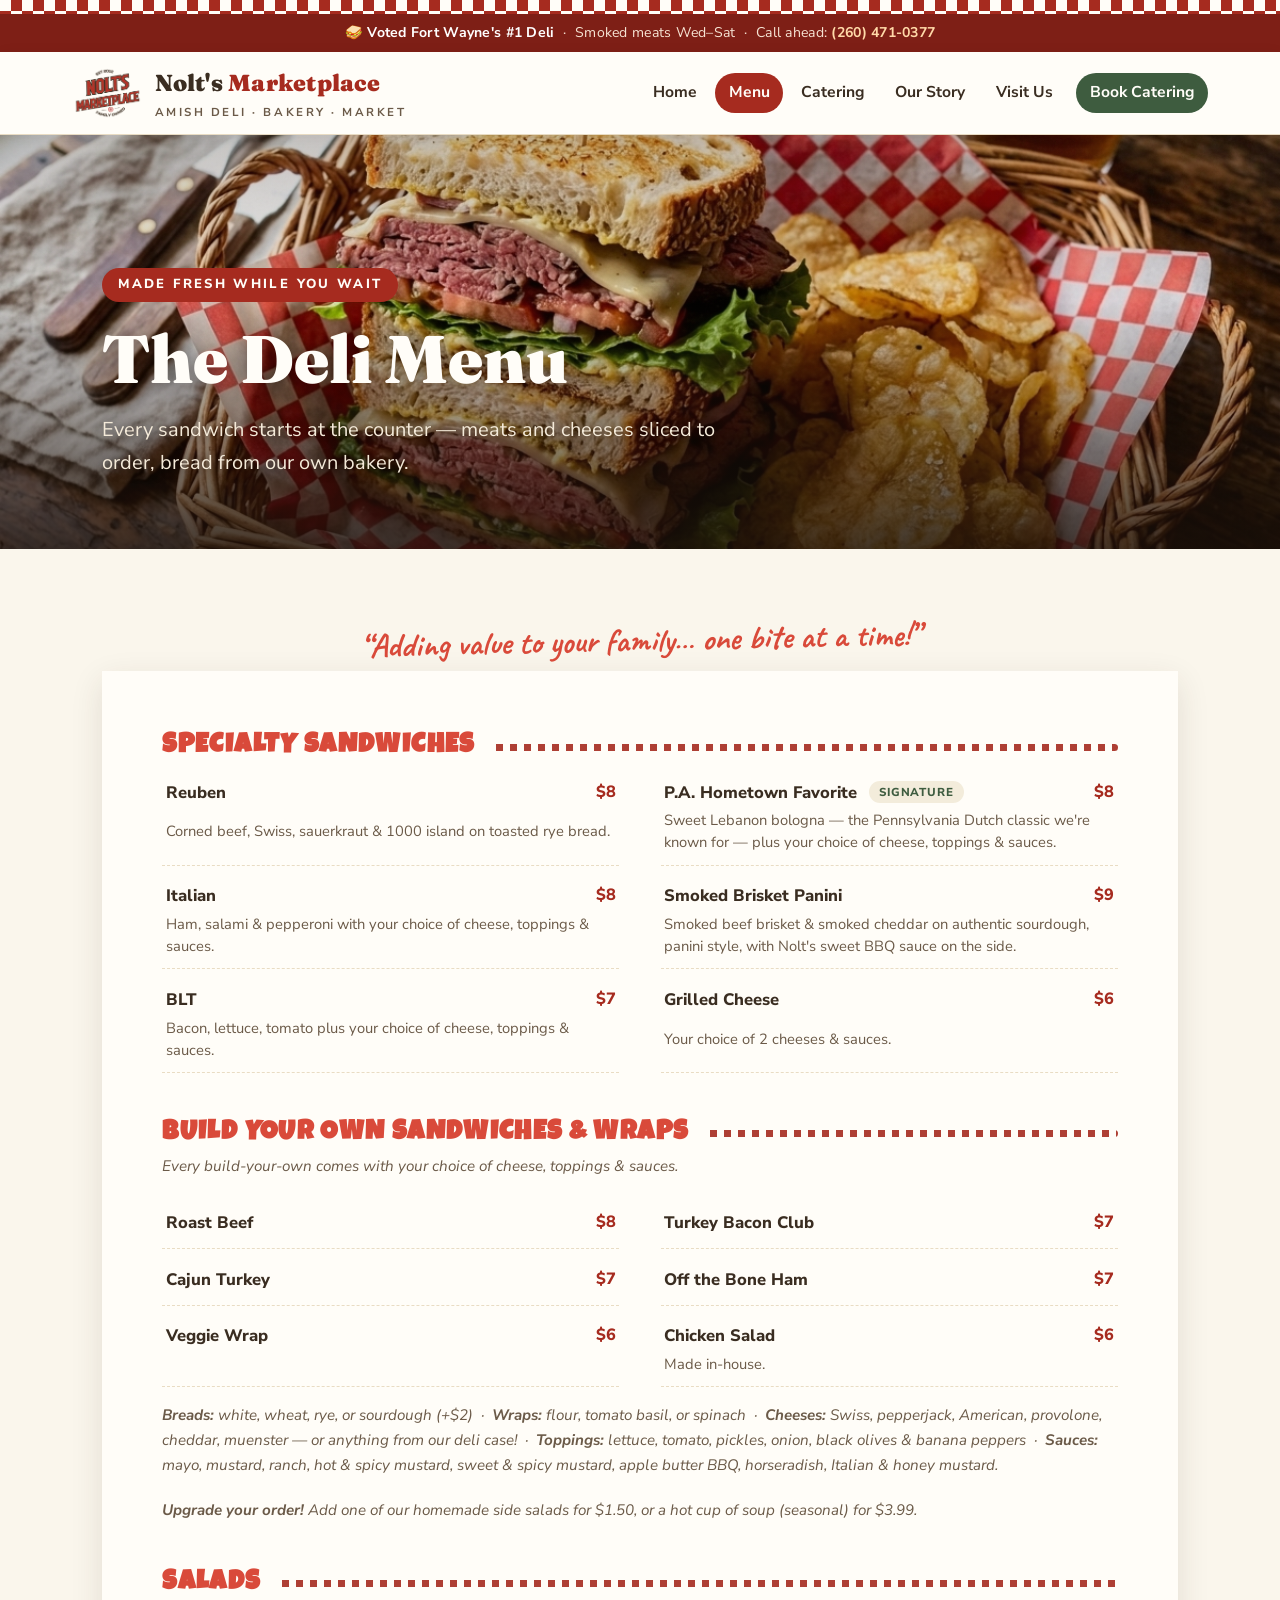
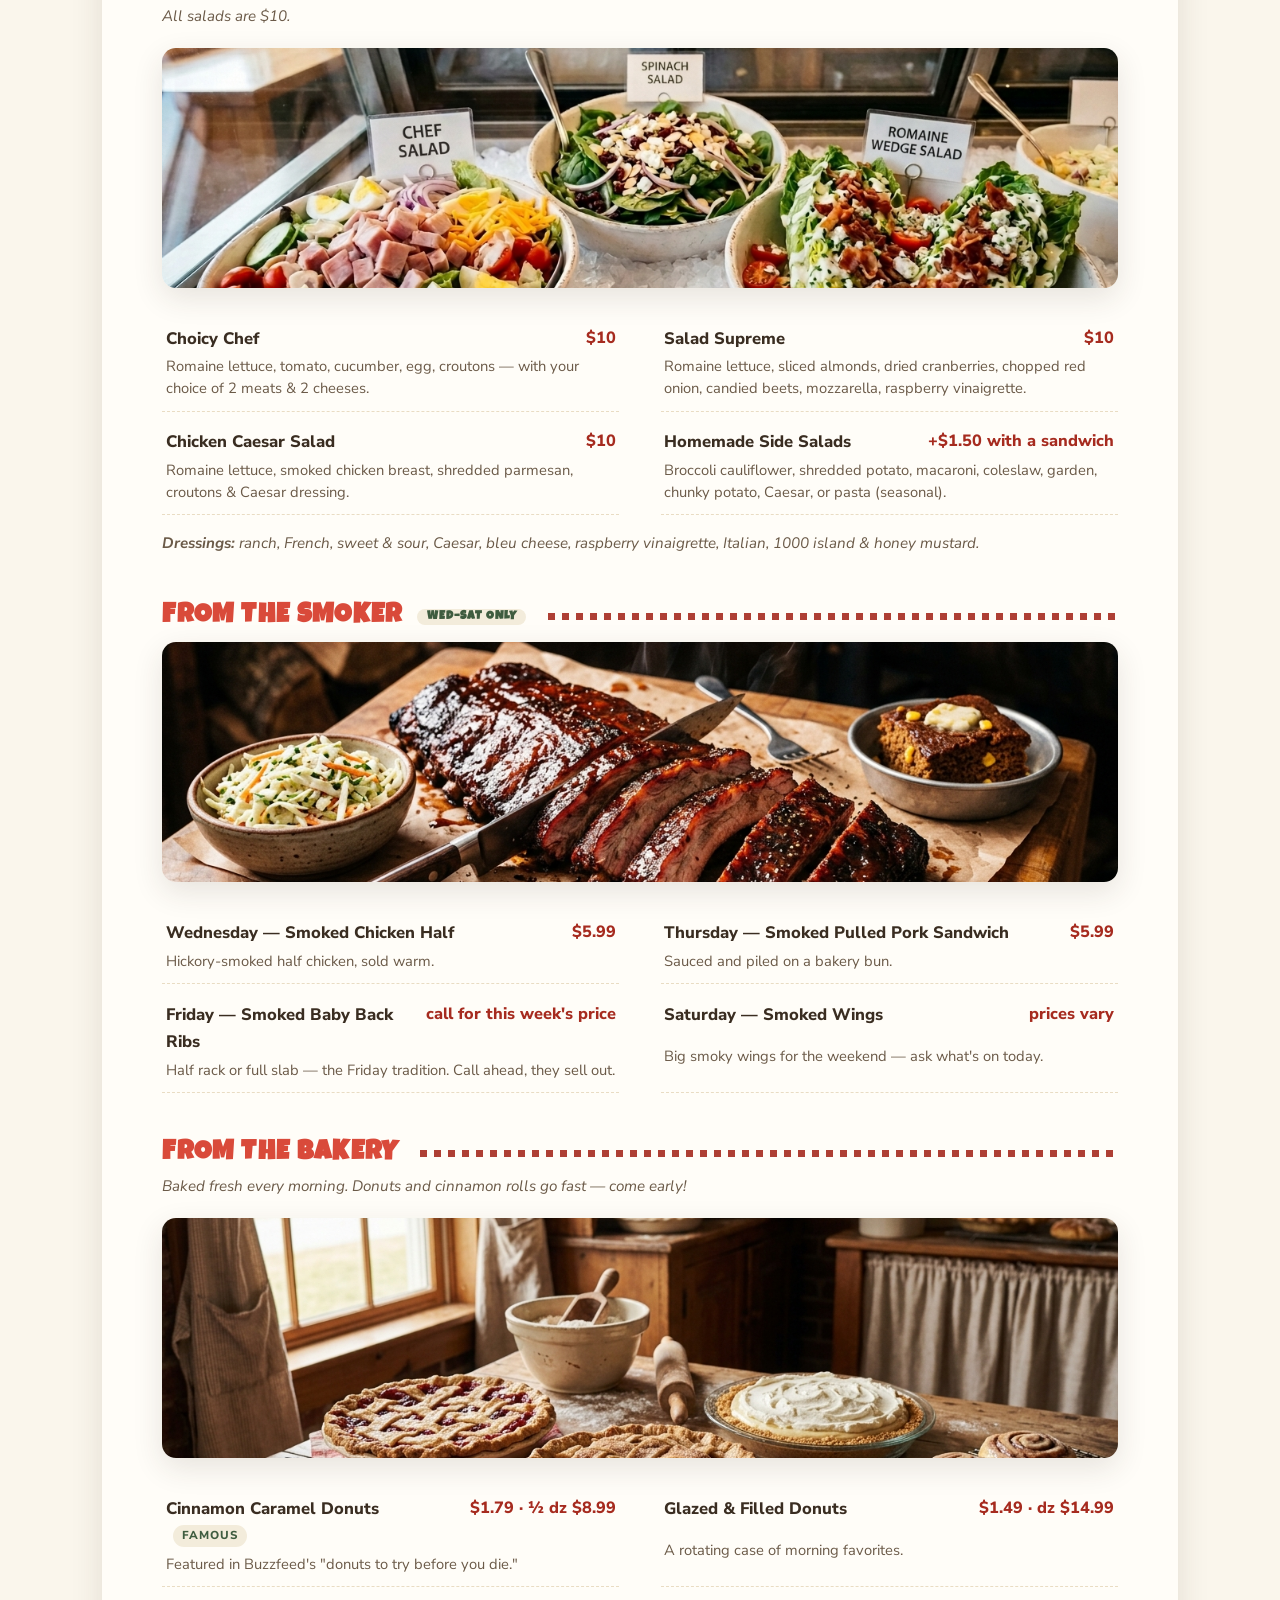
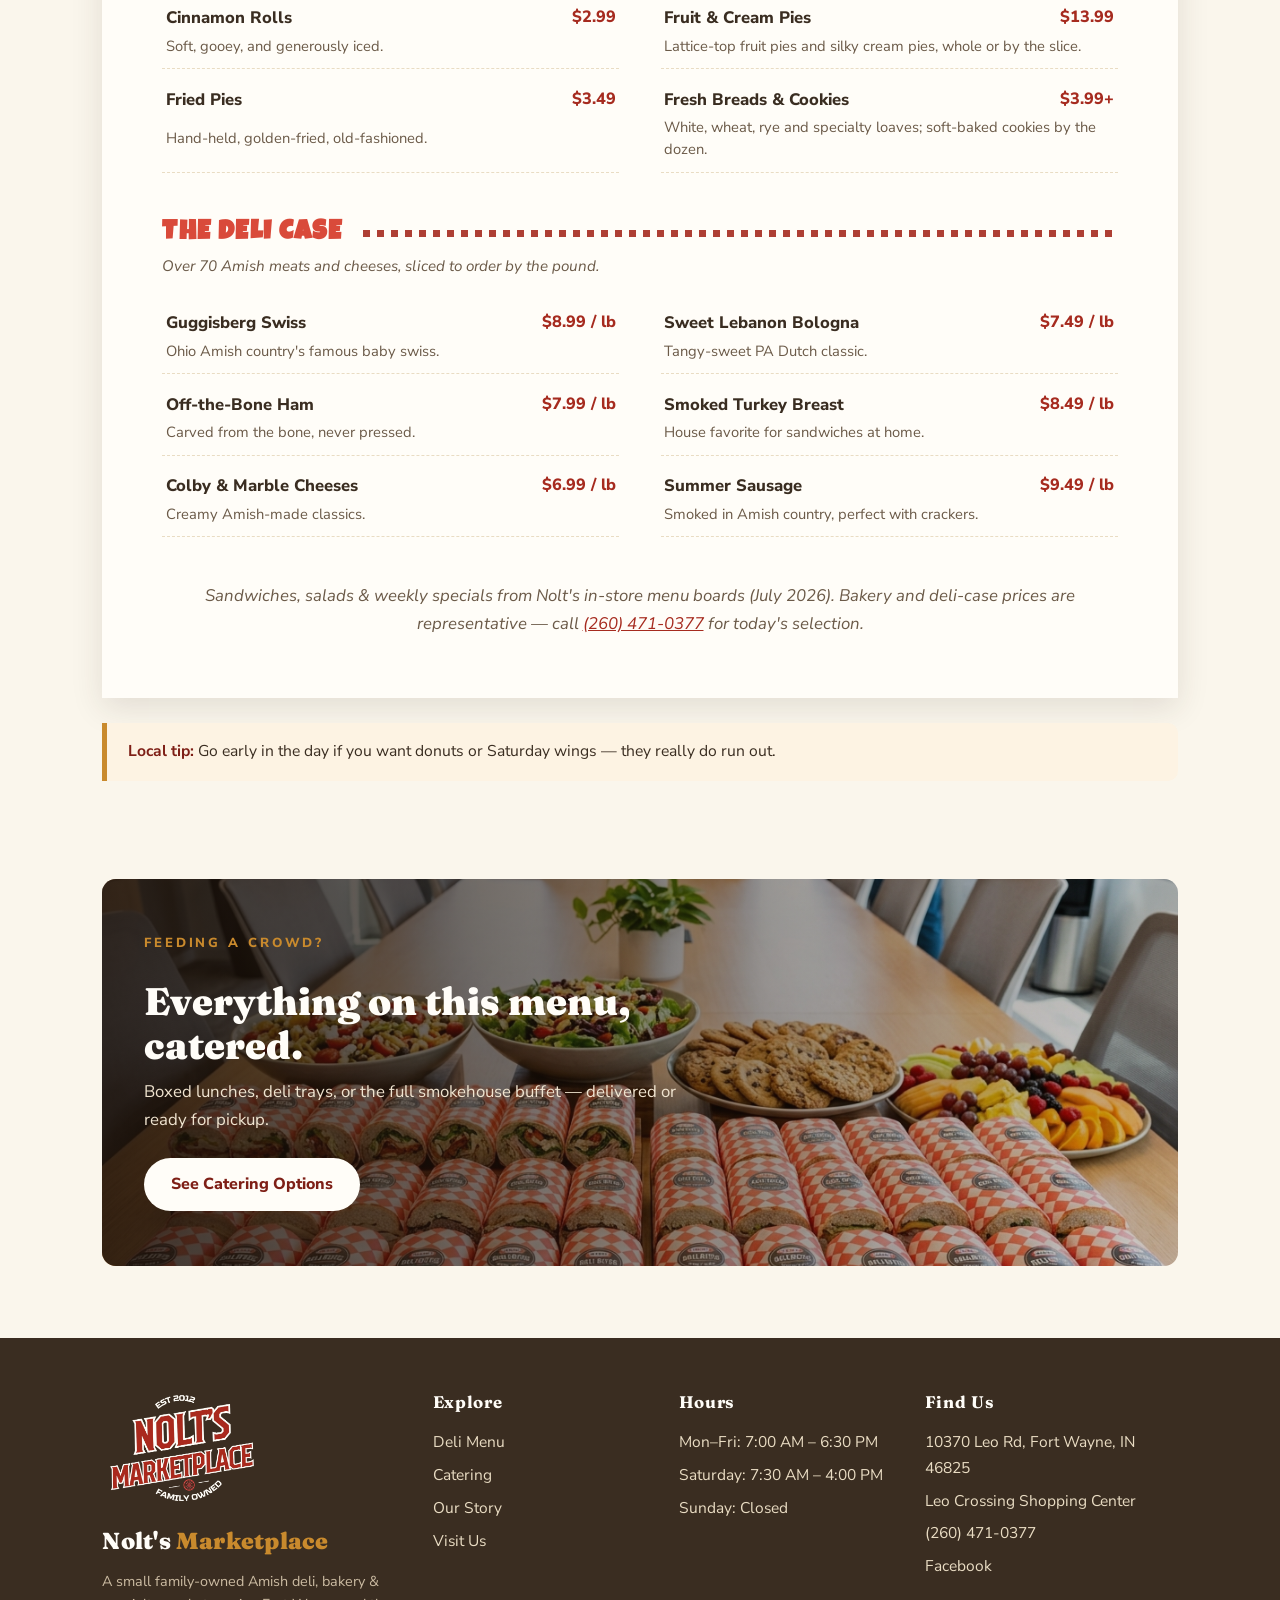
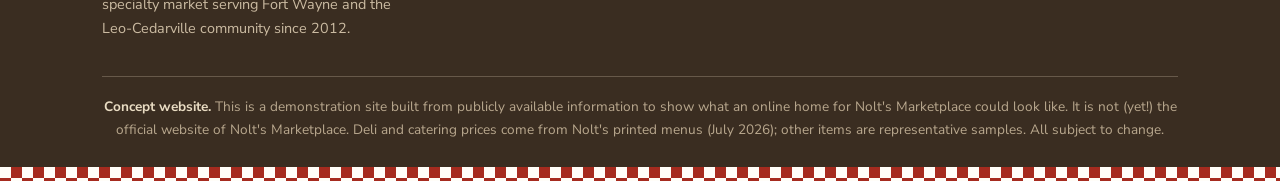
<file: menu.html>
<!DOCTYPE html>
<html lang="en">
<head>
<meta charset="UTF-8">
<meta name="viewport" content="width=device-width, initial-scale=1.0">
<title>Deli Menu — Nolt's Marketplace · Fort Wayne, IN</title>
<meta name="description" content="Sandwiches, paninis, wraps, fresh salads, weekly smoked meats and bakery favorites at Nolt's Marketplace, Fort Wayne's family-owned Amish deli.">
<link rel="icon" href="assets/favicon.png">
<link rel="stylesheet" href="css/style.css">
</head>
<body>

<div class="gingham"></div>
<div class="topbar">🥪 <strong>Voted Fort Wayne's #1 Deli</strong> &nbsp;·&nbsp; Smoked meats Wed–Sat &nbsp;·&nbsp; Call ahead: <a href="tel:+12604710377">(260) 471-0377</a></div>

<header class="site">
  <div class="nav-row">
    <a class="brand" href="index.html">
      <img class="brand-mark-img" src="assets/logo-nolts-light.png" alt="Nolt's Marketplace — Est. 2012, Family Owned">
      <span>
        <span class="brand-name">Nolt's <span>Marketplace</span></span>
        <span class="brand-tag">Amish Deli · Bakery · Market</span>
      </span>
    </a>
    <nav class="main">
      <a href="index.html">Home</a>
      <a href="menu.html" class="active">Menu</a>
      <a href="catering.html">Catering</a>
      <a href="about.html">Our Story</a>
      <a href="visit.html">Visit Us</a>
      <a href="catering.html" class="cta">Book Catering</a>
    </nav>
  </div>
</header>

<section class="hero hero--page">
  <img class="hero-bg" src="assets/sandwich-v2.png" alt="A stacked roast beef sandwich on red-and-white checkered paper in a basket with kettle chips">
  <div class="wrap hero-inner">
    <span class="kicker">Made fresh while you wait</span>
    <h1>The Deli Menu</h1>
    <p class="lede">Every sandwich starts at the counter — meats and cheeses sliced to order, bread from our own bakery.</p>
  </div>
</section>

<section class="block">
  <div class="wrap">
    <p class="script-tagline" style="text-align:center">&ldquo;Adding value to your family&hellip; one bite at a time!&rdquo;</p>
    <div class="menu-board">

      <div class="menu-section" id="sandwiches">
        <h3 class="stamp-h">Specialty Sandwiches</h3>
        <div class="menu-items">
          <div class="mi"><span class="n">Reuben</span><span class="p">$8</span><span class="d">Corned beef, Swiss, sauerkraut &amp; 1000 island on toasted rye bread.</span></div>
          <div class="mi"><span class="n">P.A. Hometown Favorite <span class="pill">Signature</span></span><span class="p">$8</span><span class="d">Sweet Lebanon bologna — the Pennsylvania Dutch classic we're known for — plus your choice of cheese, toppings &amp; sauces.</span></div>
          <div class="mi"><span class="n">Italian</span><span class="p">$8</span><span class="d">Ham, salami &amp; pepperoni with your choice of cheese, toppings &amp; sauces.</span></div>
          <div class="mi"><span class="n">Smoked Brisket Panini</span><span class="p">$9</span><span class="d">Smoked beef brisket &amp; smoked cheddar on authentic sourdough, panini style, with Nolt's sweet BBQ sauce on the side.</span></div>
          <div class="mi"><span class="n">BLT</span><span class="p">$7</span><span class="d">Bacon, lettuce, tomato plus your choice of cheese, toppings &amp; sauces.</span></div>
          <div class="mi"><span class="n">Grilled Cheese</span><span class="p">$6</span><span class="d">Your choice of 2 cheeses &amp; sauces.</span></div>
        </div>
      </div>

      <div class="menu-section" id="build-your-own">
        <h3 class="stamp-h">Build Your Own Sandwiches &amp; Wraps</h3>
        <p class="note">Every build-your-own comes with your choice of cheese, toppings &amp; sauces.</p>
        <div class="menu-items">
          <div class="mi"><span class="n">Roast Beef</span><span class="p">$8</span></div>
          <div class="mi"><span class="n">Turkey Bacon Club</span><span class="p">$7</span></div>
          <div class="mi"><span class="n">Cajun Turkey</span><span class="p">$7</span></div>
          <div class="mi"><span class="n">Off the Bone Ham</span><span class="p">$7</span></div>
          <div class="mi"><span class="n">Veggie Wrap</span><span class="p">$6</span></div>
          <div class="mi"><span class="n">Chicken Salad</span><span class="p">$6</span><span class="d">Made in-house.</span></div>
        </div>
        <p class="note" style="margin-top:1rem">
          <strong>Breads:</strong> white, wheat, rye, or sourdough (+$2) &nbsp;·&nbsp;
          <strong>Wraps:</strong> flour, tomato basil, or spinach &nbsp;·&nbsp;
          <strong>Cheeses:</strong> Swiss, pepperjack, American, provolone, cheddar, muenster — or anything from our deli case! &nbsp;·&nbsp;
          <strong>Toppings:</strong> lettuce, tomato, pickles, onion, black olives &amp; banana peppers &nbsp;·&nbsp;
          <strong>Sauces:</strong> mayo, mustard, ranch, hot &amp; spicy mustard, sweet &amp; spicy mustard, apple butter BBQ, horseradish, Italian &amp; honey mustard.
        </p>
        <p class="note"><strong>Upgrade your order!</strong> Add one of our homemade side salads for $1.50, or a hot cup of soup (seasonal) for $3.99.</p>
      </div>

      <div class="menu-section" id="salads">
        <h3 class="stamp-h">Salads</h3>
        <p class="note">All salads are $10.</p>
        <div class="menu-photo"><img src="assets/salads-v3.png" alt="Fresh deli salads in white ceramic bowls"></div>
        <div class="menu-items">
          <div class="mi"><span class="n">Choicy Chef</span><span class="p">$10</span><span class="d">Romaine lettuce, tomato, cucumber, egg, croutons — with your choice of 2 meats &amp; 2 cheeses.</span></div>
          <div class="mi"><span class="n">Salad Supreme</span><span class="p">$10</span><span class="d">Romaine lettuce, sliced almonds, dried cranberries, chopped red onion, candied beets, mozzarella, raspberry vinaigrette.</span></div>
          <div class="mi"><span class="n">Chicken Caesar Salad</span><span class="p">$10</span><span class="d">Romaine lettuce, smoked chicken breast, shredded parmesan, croutons &amp; Caesar dressing.</span></div>
          <div class="mi"><span class="n">Homemade Side Salads</span><span class="p">+$1.50 with a sandwich</span><span class="d">Broccoli cauliflower, shredded potato, macaroni, coleslaw, garden, chunky potato, Caesar, or pasta (seasonal).</span></div>
        </div>
        <p class="note" style="margin-top:1rem"><strong>Dressings:</strong> ranch, French, sweet &amp; sour, Caesar, bleu cheese, raspberry vinaigrette, Italian, 1000 island &amp; honey mustard.</p>
      </div>

      <div class="menu-section" id="smoker">
        <h3 class="stamp-h">From the Smoker <span class="pill" style="margin-left:0">Wed–Sat only</span></h3>
        <div class="menu-photo"><img src="assets/ribs.png" alt="Smoked baby back ribs glistening with barbecue sauce on a butcher block"></div>
        <div class="menu-items">
          <div class="mi"><span class="n">Wednesday — Smoked Chicken Half</span><span class="p">$5.99</span><span class="d">Hickory-smoked half chicken, sold warm.</span></div>
          <div class="mi"><span class="n">Thursday — Smoked Pulled Pork Sandwich</span><span class="p">$5.99</span><span class="d">Sauced and piled on a bakery bun.</span></div>
          <div class="mi"><span class="n">Friday — Smoked Baby Back Ribs</span><span class="p">call for this week's price</span><span class="d">Half rack or full slab — the Friday tradition. Call ahead, they sell out.</span></div>
          <div class="mi"><span class="n">Saturday — Smoked Wings</span><span class="p">prices vary</span><span class="d">Big smoky wings for the weekend — ask what's on today.</span></div>
        </div>
      </div>

      <div class="menu-section" id="bakery">
        <h3 class="stamp-h">From the Bakery</h3>
        <p class="note">Baked fresh every morning. Donuts and cinnamon rolls go fast — come early!</p>
        <div class="menu-photo"><img src="assets/pies.png" alt="Fresh-baked lattice-top pies and cinnamon rolls on a farmhouse table"></div>
        <div class="menu-items">
          <div class="mi"><span class="n">Cinnamon Caramel Donuts <span class="pill">Famous</span></span><span class="p">$1.79 · ½ dz $8.99</span><span class="d">Featured in Buzzfeed's "donuts to try before you die."</span></div>
          <div class="mi"><span class="n">Glazed &amp; Filled Donuts</span><span class="p">$1.49 · dz $14.99</span><span class="d">A rotating case of morning favorites.</span></div>
          <div class="mi"><span class="n">Cinnamon Rolls</span><span class="p">$2.99</span><span class="d">Soft, gooey, and generously iced.</span></div>
          <div class="mi"><span class="n">Fruit &amp; Cream Pies</span><span class="p">$13.99</span><span class="d">Lattice-top fruit pies and silky cream pies, whole or by the slice.</span></div>
          <div class="mi"><span class="n">Fried Pies</span><span class="p">$3.49</span><span class="d">Hand-held, golden-fried, old-fashioned.</span></div>
          <div class="mi"><span class="n">Fresh Breads &amp; Cookies</span><span class="p">$3.99+</span><span class="d">White, wheat, rye and specialty loaves; soft-baked cookies by the dozen.</span></div>
        </div>
      </div>

      <div class="menu-section" id="deli-case">
        <h3 class="stamp-h">The Deli Case</h3>
        <p class="note">Over 70 Amish meats and cheeses, sliced to order by the pound.</p>
        <div class="menu-items">
          <div class="mi"><span class="n">Guggisberg Swiss</span><span class="p">$8.99 / lb</span><span class="d">Ohio Amish country's famous baby swiss.</span></div>
          <div class="mi"><span class="n">Sweet Lebanon Bologna</span><span class="p">$7.49 / lb</span><span class="d">Tangy-sweet PA Dutch classic.</span></div>
          <div class="mi"><span class="n">Off-the-Bone Ham</span><span class="p">$7.99 / lb</span><span class="d">Carved from the bone, never pressed.</span></div>
          <div class="mi"><span class="n">Smoked Turkey Breast</span><span class="p">$8.49 / lb</span><span class="d">House favorite for sandwiches at home.</span></div>
          <div class="mi"><span class="n">Colby &amp; Marble Cheeses</span><span class="p">$6.99 / lb</span><span class="d">Creamy Amish-made classics.</span></div>
          <div class="mi"><span class="n">Summer Sausage</span><span class="p">$9.49 / lb</span><span class="d">Smoked in Amish country, perfect with crackers.</span></div>
        </div>
      </div>

      <p style="text-align:center; color:var(--walnut-soft); font-style:italic; margin-top:2rem">Sandwiches, salads &amp; weekly specials from Nolt's in-store menu boards (July 2026). Bakery and deli-case prices are representative — call <a href="tel:+12604710377">(260) 471-0377</a> for today's selection.</p>
    </div>

    <div class="tip">
      <strong>Local tip:</strong> Go early in the day if you want donuts or Saturday wings — they really do run out.
    </div>
  </div>
</section>

<section class="block" style="padding-top:0">
  <div class="wrap">
    <div class="banner">
      <img class="bg" src="assets/catering-lunch.png" alt="Boxed deli sandwiches and salads arranged for a catered lunch">
      <div class="pad">
        <p class="eyebrow" style="color:var(--gold)">Feeding a crowd?</p>
        <h2>Everything on this menu, catered.</h2>
        <p>Boxed lunches, deli trays, or the full smokehouse buffet — delivered or ready for pickup.</p>
        <a class="btn btn-cream" href="catering.html">See Catering Options</a>
      </div>
    </div>
  </div>
</section>

<footer class="site">
  <div class="wrap">
    <div class="cols">
      <div>
        <img class="footer-logo" src="assets/logo-nolts-dark.png" alt="Nolt's Marketplace logo">
        <span class="brand-name">Nolt's <span style="color:var(--gold)">Marketplace</span></span>
        <p class="small">A small family-owned Amish deli, bakery &amp; specialty market serving Fort Wayne and the Leo-Cedarville community since 2012.</p>
      </div>
      <div>
        <h4>Explore</h4>
        <ul>
          <li><a href="menu.html">Deli Menu</a></li>
          <li><a href="catering.html">Catering</a></li>
          <li><a href="about.html">Our Story</a></li>
          <li><a href="visit.html">Visit Us</a></li>
        </ul>
      </div>
      <div>
        <h4>Hours</h4>
        <ul>
          <li>Mon–Fri: 7:00 AM – 6:30 PM</li>
          <li>Saturday: 7:30 AM – 4:00 PM</li>
          <li>Sunday: Closed</li>
        </ul>
      </div>
      <div>
        <h4>Find Us</h4>
        <ul>
          <li>10370 Leo Rd, Fort Wayne, IN 46825</li>
          <li>Leo Crossing Shopping Center</li>
          <li><a href="tel:+12604710377">(260) 471-0377</a></li>
          <li><a href="https://www.facebook.com/p/Nolts-Marketplace-100056649443318/" target="_blank" rel="noopener">Facebook</a></li>
        </ul>
      </div>
    </div>
    <div class="footnote">
      <strong>Concept website.</strong> This is a demonstration site built from publicly available information to show what an online home for Nolt's Marketplace could look like. It is not (yet!) the official website of Nolt's Marketplace. Deli and catering prices come from Nolt's printed menus (July 2026); other items are representative samples. All subject to change.
    </div>
  </div>
</footer>
<div class="gingham"></div>

<script>
  // Privacy-friendly analytics (GoatCounter) - no cookies, records host+path only
  window.goatcounter = { path: function(p) { return location.host + p; } };
</script>
<script data-goatcounter="https://flylow3d.goatcounter.com/count" async src="//gc.zgo.at/count.js"></script>
</body>
</html>
</file>
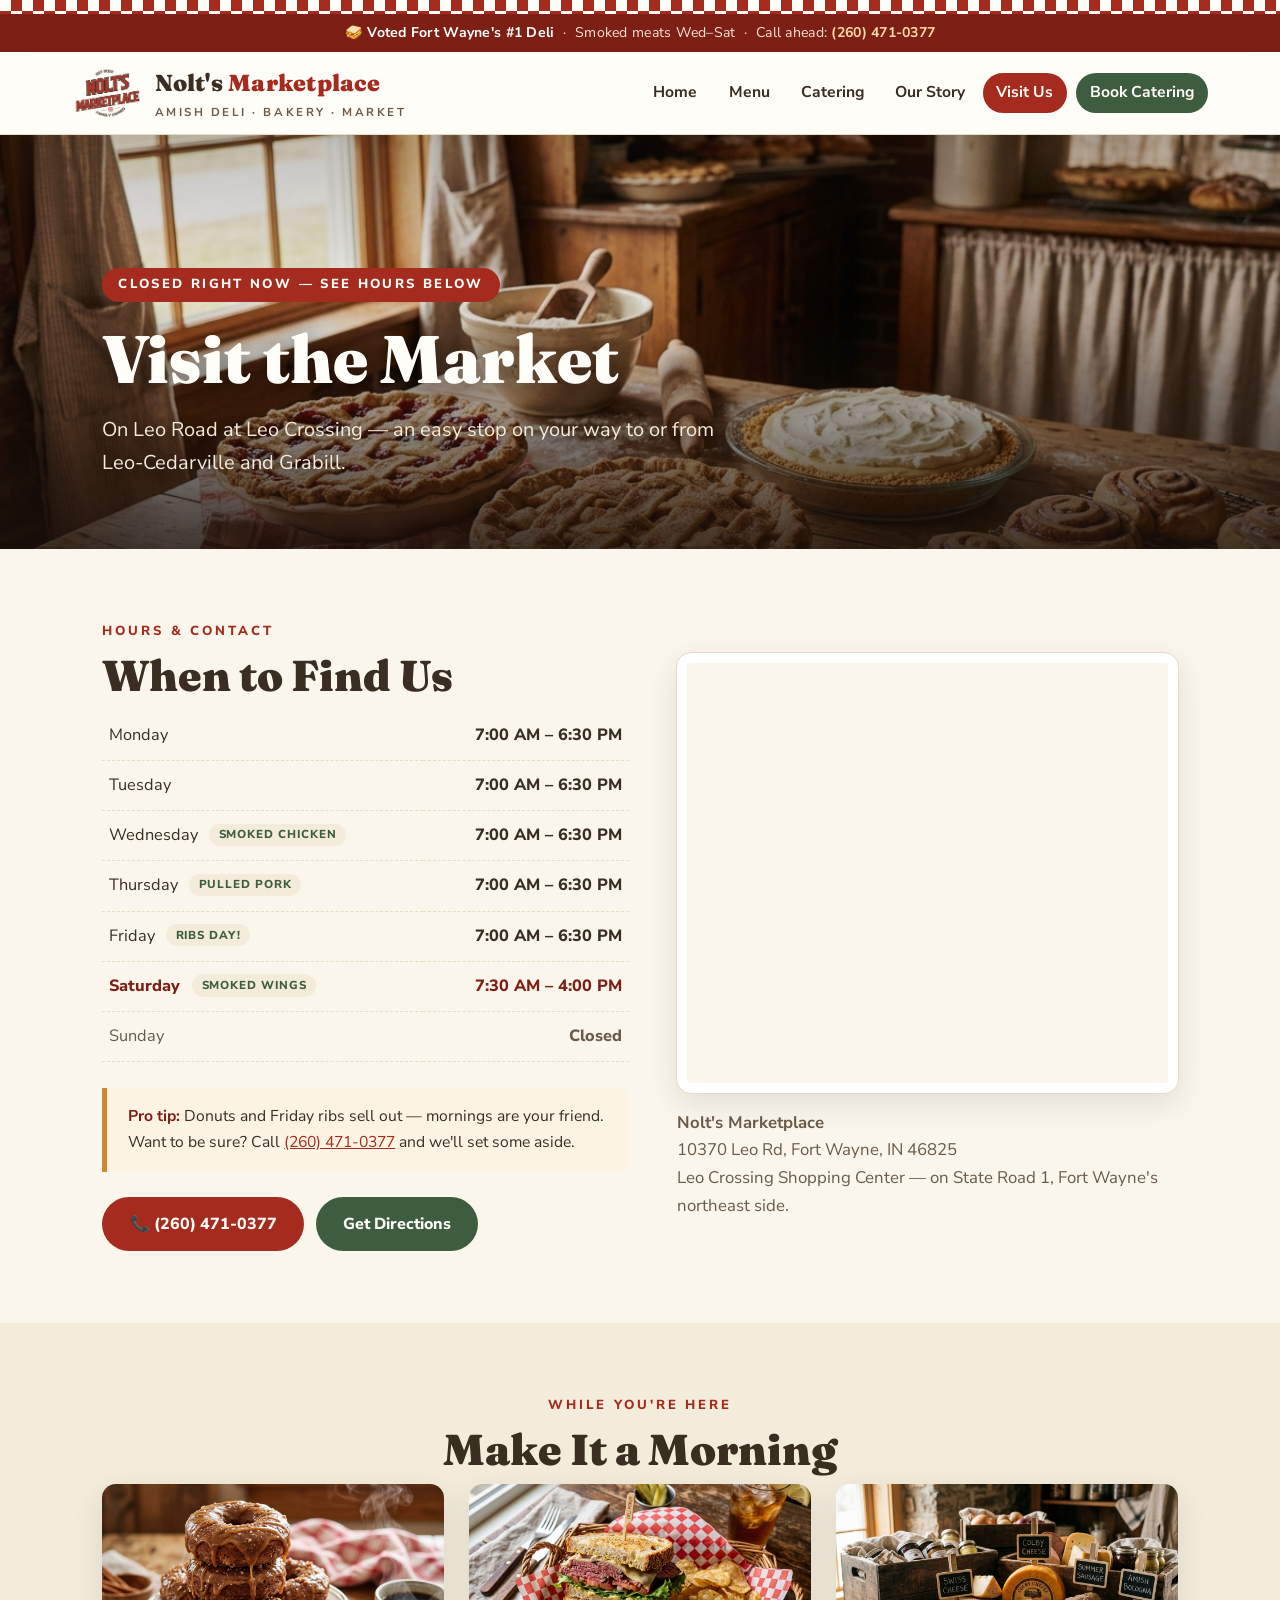
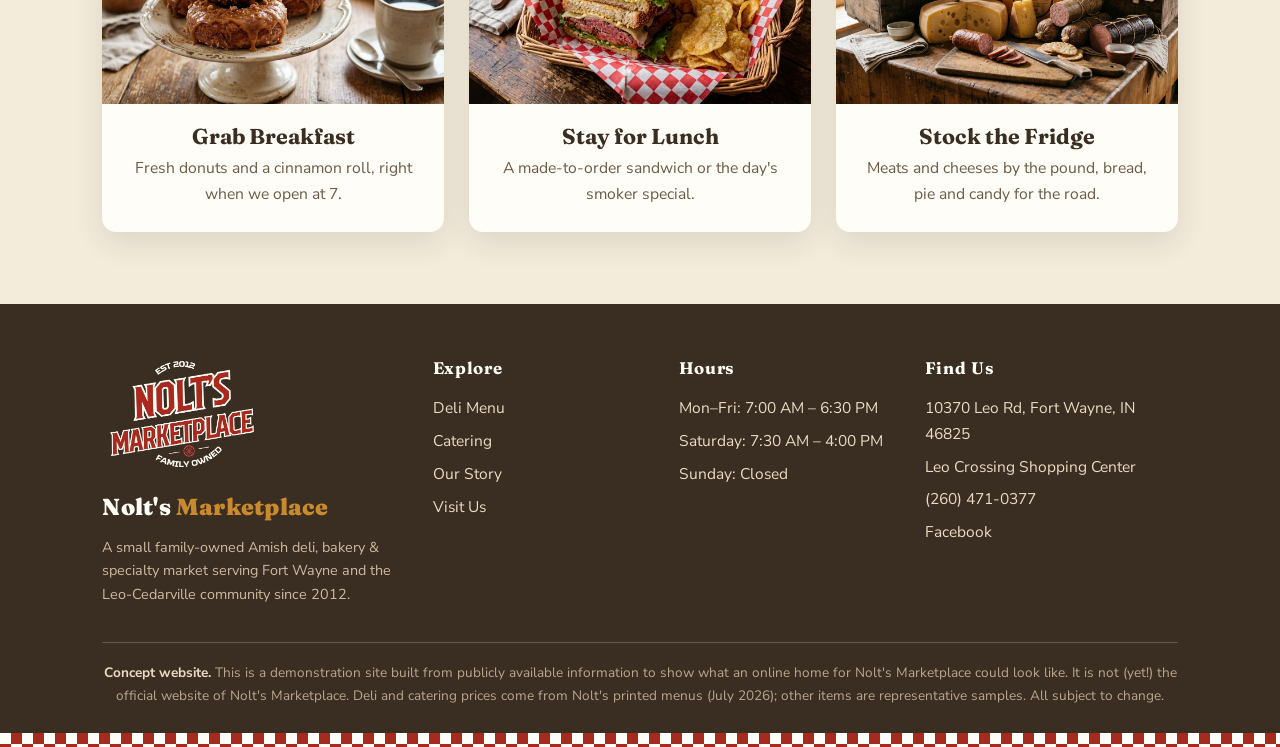
<file: visit.html>
<!DOCTYPE html>
<html lang="en">
<head>
<meta charset="UTF-8">
<meta name="viewport" content="width=device-width, initial-scale=1.0">
<title>Visit Us — Nolt's Marketplace · Fort Wayne, IN</title>
<meta name="description" content="Hours, directions and contact for Nolt's Marketplace — 10370 Leo Rd, Leo Crossing Shopping Center, Fort Wayne, IN 46825. (260) 471-0377.">
<link rel="icon" href="assets/favicon.png">
<link rel="stylesheet" href="css/style.css">
</head>
<body>

<div class="gingham"></div>
<div class="topbar">🥪 <strong>Voted Fort Wayne's #1 Deli</strong> &nbsp;·&nbsp; Smoked meats Wed–Sat &nbsp;·&nbsp; Call ahead: <a href="tel:+12604710377">(260) 471-0377</a></div>

<header class="site">
  <div class="nav-row">
    <a class="brand" href="index.html">
      <img class="brand-mark-img" src="assets/logo-nolts-light.png" alt="Nolt's Marketplace — Est. 2012, Family Owned">
      <span>
        <span class="brand-name">Nolt's <span>Marketplace</span></span>
        <span class="brand-tag">Amish Deli · Bakery · Market</span>
      </span>
    </a>
    <nav class="main">
      <a href="index.html">Home</a>
      <a href="menu.html">Menu</a>
      <a href="catering.html">Catering</a>
      <a href="about.html">Our Story</a>
      <a href="visit.html" class="active">Visit Us</a>
      <a href="catering.html" class="cta">Book Catering</a>
    </nav>
  </div>
</header>

<section class="hero hero--page">
  <img class="hero-bg" src="assets/pies.png" alt="Fresh pies and cinnamon rolls on a farmhouse table in morning light">
  <div class="wrap hero-inner">
    <span class="kicker" id="open-badge">Come see us</span>
    <h1>Visit the Market</h1>
    <p class="lede">On Leo Road at Leo Crossing — an easy stop on your way to or from Leo-Cedarville and Grabill.</p>
  </div>
</section>

<section class="block">
  <div class="wrap">
    <div class="split">
      <div>
        <p class="eyebrow">Hours &amp; Contact</p>
        <h2>When to Find Us</h2>
        <table class="hours" id="hours-table">
          <tr data-day="1"><td>Monday</td><td>7:00 AM – 6:30 PM</td></tr>
          <tr data-day="2"><td>Tuesday</td><td>7:00 AM – 6:30 PM</td></tr>
          <tr data-day="3"><td>Wednesday <span class="pill">Smoked chicken</span></td><td>7:00 AM – 6:30 PM</td></tr>
          <tr data-day="4"><td>Thursday <span class="pill">Pulled pork</span></td><td>7:00 AM – 6:30 PM</td></tr>
          <tr data-day="5"><td>Friday <span class="pill">Ribs day!</span></td><td>7:00 AM – 6:30 PM</td></tr>
          <tr data-day="6"><td>Saturday <span class="pill">Smoked wings</span></td><td>7:30 AM – 4:00 PM</td></tr>
          <tr data-day="0" class="closed"><td>Sunday</td><td>Closed</td></tr>
        </table>
        <div class="tip" style="margin-top:1.6rem">
          <strong>Pro tip:</strong> Donuts and Friday ribs sell out — mornings are your friend. Want to be sure? Call <a href="tel:+12604710377">(260) 471-0377</a> and we'll set some aside.
        </div>
        <p style="margin-top:1.4rem">
          <a class="btn btn-red" href="tel:+12604710377">📞 (260) 471-0377</a>
          &nbsp;
          <a class="btn btn-forest" href="https://www.google.com/maps/dir/?api=1&amp;destination=Nolt's+Marketplace,+10370+Leo+Rd,+Fort+Wayne,+IN+46825" target="_blank" rel="noopener">Get Directions</a>
        </p>
      </div>
      <div>
        <div class="map-frame">
          <iframe title="Map to Nolt's Marketplace, 10370 Leo Rd, Fort Wayne" src="https://www.google.com/maps?q=Nolt%27s+Marketplace%2C+10370+Leo+Rd%2C+Fort+Wayne%2C+IN+46825&amp;output=embed" loading="lazy" referrerpolicy="no-referrer-when-downgrade"></iframe>
        </div>
        <p style="margin-top:1rem; color:var(--walnut-soft)">
          <strong>Nolt's Marketplace</strong><br>
          10370 Leo Rd, Fort Wayne, IN 46825<br>
          Leo Crossing Shopping Center — on State Road 1, Fort Wayne's northeast side.
        </p>
      </div>
    </div>
  </div>
</section>

<section class="block block--deep">
  <div class="wrap center">
    <p class="eyebrow">While You're Here</p>
    <h2>Make It a Morning</h2>
    <div class="grid grid-3">
      <div class="card">
        <img src="assets/donuts.png" alt="Cinnamon caramel donuts on a cake stand">
        <div class="pad"><h3>Grab Breakfast</h3><p>Fresh donuts and a cinnamon roll, right when we open at 7.</p></div>
      </div>
      <div class="card">
        <img src="assets/sandwich-v2.png" alt="A deli sandwich in a checkered-paper-lined basket">
        <div class="pad"><h3>Stay for Lunch</h3><p>A made-to-order sandwich or the day's smoker special.</p></div>
      </div>
      <div class="card">
        <img src="assets/cheese.png" alt="Amish cheeses and meats on a butcher block">
        <div class="pad"><h3>Stock the Fridge</h3><p>Meats and cheeses by the pound, bread, pie and candy for the road.</p></div>
      </div>
    </div>
  </div>
</section>

<footer class="site">
  <div class="wrap">
    <div class="cols">
      <div>
        <img class="footer-logo" src="assets/logo-nolts-dark.png" alt="Nolt's Marketplace logo">
        <span class="brand-name">Nolt's <span style="color:var(--gold)">Marketplace</span></span>
        <p class="small">A small family-owned Amish deli, bakery &amp; specialty market serving Fort Wayne and the Leo-Cedarville community since 2012.</p>
      </div>
      <div>
        <h4>Explore</h4>
        <ul>
          <li><a href="menu.html">Deli Menu</a></li>
          <li><a href="catering.html">Catering</a></li>
          <li><a href="about.html">Our Story</a></li>
          <li><a href="visit.html">Visit Us</a></li>
        </ul>
      </div>
      <div>
        <h4>Hours</h4>
        <ul>
          <li>Mon–Fri: 7:00 AM – 6:30 PM</li>
          <li>Saturday: 7:30 AM – 4:00 PM</li>
          <li>Sunday: Closed</li>
        </ul>
      </div>
      <div>
        <h4>Find Us</h4>
        <ul>
          <li>10370 Leo Rd, Fort Wayne, IN 46825</li>
          <li>Leo Crossing Shopping Center</li>
          <li><a href="tel:+12604710377">(260) 471-0377</a></li>
          <li><a href="https://www.facebook.com/p/Nolts-Marketplace-100056649443318/" target="_blank" rel="noopener">Facebook</a></li>
        </ul>
      </div>
    </div>
    <div class="footnote">
      <strong>Concept website.</strong> This is a demonstration site built from publicly available information to show what an online home for Nolt's Marketplace could look like. It is not (yet!) the official website of Nolt's Marketplace. Deli and catering prices come from Nolt's printed menus (July 2026); other items are representative samples. All subject to change.
    </div>
  </div>
</footer>
<div class="gingham"></div>

<script>
// Highlight today's row and show open/closed in the hero badge
(function () {
  var now = new Date();
  var day = now.getDay(); // 0=Sun
  var row = document.querySelector('#hours-table tr[data-day="' + day + '"]');
  if (row) row.classList.add('today');

  var mins = now.getHours() * 60 + now.getMinutes();
  var open = false;
  if (day >= 1 && day <= 5) open = mins >= 420 && mins < 1110;      // 7:00–6:30
  else if (day === 6) open = mins >= 450 && mins < 960;             // 7:30–4:00
  var badge = document.getElementById('open-badge');
  if (badge) badge.textContent = open ? "● Open now — come see us" : "Closed right now — see hours below";
})();
</script>

<script>
  // Privacy-friendly analytics (GoatCounter) - no cookies, records host+path only
  window.goatcounter = { path: function(p) { return location.host + p; } };
</script>
<script data-goatcounter="https://flylow3d.goatcounter.com/count" async src="//gc.zgo.at/count.js"></script>
</body>
</html>
</file>
<file: css/style.css>
/* ============================================================
   Nolt's Marketplace — warm country market / deli-café
   Palette: cream, wheat, barn red, walnut, forest green
   Signature motif: red & white checkered (gingham) borders,
   echoing the checkered border of their in-store sandwich menu.
   ============================================================ */

@import url('https://fonts.googleapis.com/css2?family=Fraunces:opsz,wght@9..144,500;9..144,600;9..144,700;9..144,900&family=Nunito+Sans:ital,wght@0,400;0,600;0,700;0,800;1,400&family=Luckiest+Guy&family=Caveat:wght@600;700&display=swap');

:root {
  --cream: #faf6ec;
  --cream-deep: #f3ecdb;
  --wheat: #e9dcc3;
  --red: #a62b1f;
  --red-dark: #7e1f16;
  --walnut: #3a2d21;
  --walnut-soft: #6b5a48;
  --forest: #3e5c3f;
  --gold: #c98a2d;
  --stamp: #d94a3a; /* the brighter red of their printed catering trifold */
  --white: #fffdf8;
  --shadow: 0 10px 30px rgba(58, 45, 33, 0.12);
  --radius: 14px;
  --gingham: repeating-conic-gradient(var(--red) 0% 25%, #fffdf8 0% 50%) 0 0 / 22px 22px;
}

* { margin: 0; padding: 0; box-sizing: border-box; }

html { scroll-behavior: smooth; }

body {
  font-family: 'Nunito Sans', system-ui, sans-serif;
  background: var(--cream);
  color: var(--walnut);
  line-height: 1.65;
  font-size: 1.05rem;
}

img { max-width: 100%; display: block; }

h1, h2, h3, .serif {
  font-family: 'Fraunces', Georgia, serif;
  line-height: 1.15;
  color: var(--walnut);
}

a { color: var(--red); }

.wrap { max-width: 1120px; margin: 0 auto; padding: 0 1.4rem; }

/* ---------- signature checkered strip ---------- */
.gingham {
  height: 14px;
  background: var(--gingham);
}
.gingham--thin { height: 9px; background-size: 18px 18px; }

/* ---------- header ---------- */
.topbar {
  background: var(--red-dark);
  color: #f6e3d3;
  font-size: 0.88rem;
  text-align: center;
  padding: 0.45rem 1rem;
  letter-spacing: 0.02em;
}
.topbar strong { color: #fff; }
.topbar a { color: #ffd9a8; text-decoration: none; font-weight: 700; }

header.site {
  background: var(--white);
  border-bottom: 1px solid var(--wheat);
  position: sticky;
  top: 0;
  z-index: 50;
  box-shadow: 0 2px 14px rgba(58,45,33,0.06);
}
.nav-row {
  display: flex;
  align-items: center;
  justify-content: space-between;
  gap: 1rem;
  padding: 0.8rem 1.4rem;
  max-width: 1180px;
  margin: 0 auto;
  flex-wrap: wrap;
}
.brand { text-decoration: none; display: flex; align-items: center; gap: 0.75rem; }
.brand-mark {
  width: 46px; height: 46px; border-radius: 50%;
  background: var(--gingham);
  background-size: 12px 12px;
  border: 3px solid var(--red-dark);
  display: grid; place-items: center;
  font-family: 'Fraunces', serif; font-weight: 900; font-size: 1.35rem;
  color: var(--red-dark);
  /* white core so the N reads over the checks */
  box-shadow: inset 0 0 0 100px rgba(255,253,248,0.82);
}
/* the real Nolt's logo (black plaque, red varsity letters, wagon wheel) */
.brand-mark-img {
  height: 52px;
  width: auto;
  display: block;
}
.footer-logo {
  width: 160px;
  display: block;
  margin-bottom: 0.9rem;
}
.brand-name {
  font-family: 'Fraunces', serif;
  font-weight: 900;
  font-size: 1.45rem;
  color: var(--walnut);
  letter-spacing: 0.01em;
}
.brand-name span { color: var(--red); }
.brand-tag {
  display: block;
  font-family: 'Nunito Sans', sans-serif;
  font-size: 0.72rem;
  font-weight: 700;
  letter-spacing: 0.22em;
  text-transform: uppercase;
  color: var(--walnut-soft);
}
nav.main { display: flex; align-items: center; gap: 0.25rem; flex-wrap: wrap; }
nav.main a {
  text-decoration: none;
  color: var(--walnut);
  font-weight: 700;
  font-size: 0.98rem;
  padding: 0.45rem 0.85rem;
  border-radius: 999px;
  transition: background 0.15s, color 0.15s;
}
nav.main a:hover { background: var(--cream-deep); color: var(--red-dark); }
nav.main a.active { background: var(--red); color: #fffdf8; }
nav.main a.cta {
  background: var(--forest);
  color: #fffdf8;
  margin-left: 0.35rem;
}
nav.main a.cta:hover { background: #2f4830; color: #fff; }

/* ---------- hero ---------- */
.hero {
  position: relative;
  min-height: 78vh;
  display: flex;
  align-items: flex-end;
  color: #fffdf8;
  isolation: isolate;
  overflow: hidden;
}
.hero-bg {
  position: absolute; inset: 0;
  width: 100%; height: 100%;
  object-fit: cover;
  z-index: -2;
}
.hero::after {
  content: "";
  position: absolute; inset: 0;
  background: linear-gradient(180deg, rgba(30,20,12,0.25) 0%, rgba(30,20,12,0.08) 40%, rgba(26,16,9,0.82) 100%);
  z-index: -1;
}
.hero-inner { padding-top: 6rem; padding-bottom: 3.5rem; width: 100%; }
.hero .kicker {
  display: inline-block;
  background: var(--red);
  color: #fffdf8;
  font-weight: 800;
  font-size: 0.82rem;
  letter-spacing: 0.18em;
  text-transform: uppercase;
  padding: 0.4rem 1rem;
  border-radius: 999px;
  margin-bottom: 1.1rem;
}
.hero h1 {
  color: #fffdf8;
  font-size: clamp(2.4rem, 5.4vw, 4.2rem);
  font-weight: 900;
  max-width: 15ch;
  text-shadow: 0 3px 22px rgba(0,0,0,0.45);
}
.hero p.lede {
  max-width: 52ch;
  margin: 1rem 0 1.8rem;
  font-size: clamp(1.05rem, 1.7vw, 1.25rem);
  color: #f4ead9;
  text-shadow: 0 2px 12px rgba(0,0,0,0.5);
}
.hero .btns { display: flex; gap: 0.8rem; flex-wrap: wrap; margin-bottom: 1rem; }

/* hero variant for inner pages */
.hero--page { min-height: 46vh; }
.hero--page .hero-inner { padding-top: 4.5rem; padding-bottom: 2.6rem; }

/* ---------- buttons ---------- */
.btn {
  display: inline-block;
  text-decoration: none;
  font-weight: 800;
  font-size: 1rem;
  padding: 0.85rem 1.7rem;
  border-radius: 999px;
  transition: transform 0.12s, box-shadow 0.12s, background 0.15s;
}
.btn:hover { transform: translateY(-2px); box-shadow: 0 8px 22px rgba(0,0,0,0.22); }
.btn-red { background: var(--red); color: #fffdf8; }
.btn-red:hover { background: var(--red-dark); }
.btn-cream { background: #fffdf8; color: var(--red-dark); }
.btn-outline {
  background: transparent; color: #fffdf8;
  border: 2px solid rgba(255,253,248,0.75);
}
.btn-outline:hover { background: rgba(255,253,248,0.14); }
.btn-forest { background: var(--forest); color: #fffdf8; }
.btn-forest:hover { background: #2f4830; }

/* ---------- info strip ---------- */
.info-strip {
  background: var(--walnut);
  color: var(--wheat);
}
.info-strip .wrap {
  display: grid;
  grid-template-columns: repeat(auto-fit, minmax(230px, 1fr));
  gap: 0.5rem 2rem;
  padding: 1.1rem 1.4rem;
}
.info-strip .cell { display: flex; align-items: center; gap: 0.75rem; font-size: 0.98rem; }
.info-strip .cell strong { color: #fffdf8; display: block; font-size: 0.8rem; letter-spacing: 0.14em; text-transform: uppercase; color: var(--gold); }
.info-strip a { color: var(--wheat); text-decoration: none; }
.info-strip a:hover { color: #fff; text-decoration: underline; }
.info-ico { font-size: 1.5rem; line-height: 1; }

/* ---------- sections ---------- */
section.block { padding: 4.5rem 0; }
section.block--deep { background: var(--cream-deep); }
section.block--white { background: var(--white); }
.eyebrow {
  font-weight: 800;
  font-size: 0.82rem;
  letter-spacing: 0.22em;
  text-transform: uppercase;
  color: var(--red);
  margin-bottom: 0.5rem;
}
.block h2 { font-size: clamp(1.9rem, 3.6vw, 2.7rem); font-weight: 900; margin-bottom: 0.6rem; }
.block .sub { color: var(--walnut-soft); max-width: 62ch; margin-bottom: 2.2rem; font-size: 1.08rem; }
.center { text-align: center; }
.center .sub { margin-left: auto; margin-right: auto; }

/* ---------- cards ---------- */
.grid { display: grid; gap: 1.6rem; }
.grid-2 { grid-template-columns: repeat(auto-fit, minmax(300px, 1fr)); }
.grid-3 { grid-template-columns: repeat(auto-fit, minmax(260px, 1fr)); }
.grid-4 { grid-template-columns: repeat(auto-fit, minmax(230px, 1fr)); }

.card {
  background: var(--white);
  border-radius: var(--radius);
  overflow: hidden;
  box-shadow: var(--shadow);
  display: flex;
  flex-direction: column;
  transition: transform 0.18s, box-shadow 0.18s;
}
.card:hover { transform: translateY(-5px); box-shadow: 0 16px 40px rgba(58,45,33,0.18); }
.card img { height: 220px; width: 100%; object-fit: cover; }
.card .pad { padding: 1.3rem 1.4rem 1.5rem; flex: 1; display: flex; flex-direction: column; }
.card h3 { font-size: 1.35rem; font-weight: 700; margin-bottom: 0.4rem; }
.card p { color: var(--walnut-soft); font-size: 0.98rem; }
.card .more { margin-top: auto; padding-top: 0.9rem; font-weight: 800; text-decoration: none; color: var(--red); }
.card .more:hover { color: var(--red-dark); }
.card-top-check { border-top: 8px solid transparent; border-image: var(--gingham) 8; }

/* smoker schedule */
.smoker-day {
  background: var(--white);
  border-radius: var(--radius);
  box-shadow: var(--shadow);
  padding: 1.5rem 1.4rem 1.4rem;
  position: relative;
  border-top: 9px solid transparent;
  border-image: repeating-conic-gradient(var(--red) 0% 25%, #fffdf8 0% 50%) 9;
}
.smoker-day .day {
  font-weight: 800;
  font-size: 0.8rem;
  letter-spacing: 0.2em;
  text-transform: uppercase;
  color: var(--forest);
}
.smoker-day h3 { font-size: 1.3rem; margin: 0.3rem 0 0.35rem; }
.smoker-day .price { font-weight: 800; color: var(--red); font-size: 1.05rem; }
.smoker-day p { color: var(--walnut-soft); font-size: 0.95rem; margin-top: 0.35rem; }

/* ---------- split feature ---------- */
.split {
  display: grid;
  grid-template-columns: 1.05fr 1fr;
  gap: 3rem;
  align-items: center;
}
.split.rev { grid-template-columns: 1fr 1.05fr; }
.split-img {
  border-radius: var(--radius);
  overflow: hidden;
  box-shadow: var(--shadow);
  border: 10px solid #fff;
  outline: 1px solid var(--wheat);
  transform: rotate(-1.2deg);
}
.split.rev .split-img { transform: rotate(1.2deg); }
.split-img img { width: 100%; height: 100%; object-fit: cover; }
@media (max-width: 840px) {
  .split, .split.rev { grid-template-columns: 1fr; gap: 1.8rem; }
}

/* checklist */
ul.checks { list-style: none; margin-top: 1rem; }
ul.checks li {
  padding-left: 2rem;
  position: relative;
  margin-bottom: 0.65rem;
  color: var(--walnut);
}
ul.checks li::before {
  content: "✓";
  position: absolute; left: 0; top: 0;
  color: var(--forest);
  font-weight: 900;
  font-size: 1.1rem;
}

/* ---------- reviews ---------- */
.review {
  background: var(--white);
  border-radius: var(--radius);
  box-shadow: var(--shadow);
  padding: 1.8rem 1.7rem 1.5rem;
  position: relative;
}
.review::before {
  content: "\201C";
  font-family: 'Fraunces', serif;
  font-size: 4.2rem;
  color: var(--wheat);
  position: absolute;
  top: 0.4rem; left: 1.1rem;
  line-height: 1;
}
.review p { position: relative; font-size: 1.02rem; margin-bottom: 1rem; padding-top: 0.9rem; }
.review .who { font-weight: 800; color: var(--red-dark); font-size: 0.92rem; }
.review .stars { color: var(--gold); letter-spacing: 0.12em; margin-bottom: 0.2rem; }

/* ---------- banner CTA ---------- */
.banner {
  position: relative;
  color: #fffdf8;
  isolation: isolate;
  overflow: hidden;
  border-radius: var(--radius);
}
.banner img.bg { position: absolute; inset: 0; width: 100%; height: 100%; object-fit: cover; z-index: -2; }
.banner::after {
  content: "";
  position: absolute; inset: 0;
  background: linear-gradient(90deg, rgba(26,16,9,0.84) 0%, rgba(26,16,9,0.45) 60%, rgba(26,16,9,0.2) 100%);
  z-index: -1;
}
.banner .pad { padding: 3.4rem 2.6rem; max-width: 60%; }
.banner h2 { color: #fffdf8; font-size: clamp(1.7rem, 3vw, 2.4rem); margin-bottom: 0.7rem; }
.banner p { color: #f0e4d0; margin-bottom: 1.5rem; }
@media (max-width: 720px) { .banner .pad { max-width: 100%; padding: 2.4rem 1.6rem; } }

/* ---------- menu page ---------- */
.menu-board {
  background: var(--white);
  border: 12px solid transparent;
  border-image: var(--gingham) 12;
  box-shadow: var(--shadow);
  padding: clamp(1.4rem, 4vw, 3rem);
}
.menu-section { margin-bottom: 2.8rem; }
.menu-section:last-child { margin-bottom: 0; }
.menu-section > h3 {
  font-size: 1.7rem;
  font-weight: 900;
  color: var(--red-dark);
  display: flex;
  align-items: center;
  gap: 0.9rem;
  margin-bottom: 0.3rem;
}
.menu-section > h3::after {
  content: "";
  flex: 1;
  height: 7px;
  background: var(--gingham);
  background-size: 14px 14px;
  border-radius: 4px;
  opacity: 0.9;
}
.menu-section .note { color: var(--walnut-soft); font-size: 0.95rem; font-style: italic; margin-bottom: 1.2rem; }
.menu-items { display: grid; grid-template-columns: 1fr 1fr; gap: 0.35rem 2.6rem; }
@media (max-width: 760px) { .menu-items { grid-template-columns: 1fr; } }
.mi {
  display: grid;
  grid-template-columns: 1fr auto;
  gap: 0.2rem 1rem;
  padding: 0.7rem 0.2rem;
  border-bottom: 1px dashed var(--wheat);
}
.mi .n { font-weight: 800; font-size: 1.04rem; }
.mi .p { font-weight: 800; color: var(--red); white-space: nowrap; font-size: 1.02rem; }
.mi .d { grid-column: 1 / -1; color: var(--walnut-soft); font-size: 0.92rem; line-height: 1.5; }
.pill {
  display: inline-block;
  background: var(--cream-deep);
  color: var(--forest);
  font-size: 0.72rem;
  font-weight: 800;
  letter-spacing: 0.08em;
  text-transform: uppercase;
  border-radius: 999px;
  padding: 0.1rem 0.6rem;
  margin-left: 0.45rem;
  vertical-align: 2px;
}
.menu-photo {
  border-radius: var(--radius);
  overflow: hidden;
  box-shadow: var(--shadow);
  margin: 0.6rem 0 1.6rem;
}
.menu-photo img { width: 100%; height: 240px; object-fit: cover; }

/* ---------- catering packages ---------- */
.pkg {
  background: var(--white);
  border-radius: var(--radius);
  box-shadow: var(--shadow);
  overflow: hidden;
  display: flex;
  flex-direction: column;
}
.pkg .head {
  background: var(--walnut);
  color: var(--wheat);
  padding: 1.4rem 1.5rem 1.2rem;
}
.pkg.feature .head { background: var(--red-dark); }
.pkg .head h3 { color: #fffdf8; font-size: 1.45rem; }
.pkg .head .per { color: var(--gold); font-weight: 800; font-size: 1.15rem; }
.pkg .head .per small { color: var(--wheat); font-weight: 600; }
.pkg .body { padding: 1.4rem 1.5rem 1.6rem; flex: 1; display: flex; flex-direction: column; }
.pkg .body ul.checks { margin-top: 0; margin-bottom: 1.2rem; }
.pkg .body .btn { margin-top: auto; text-align: center; }
.badge-top {
  background: var(--gold);
  color: var(--walnut);
  font-size: 0.75rem;
  font-weight: 800;
  letter-spacing: 0.14em;
  text-transform: uppercase;
  text-align: center;
  padding: 0.35rem;
}

/* ---------- forms ---------- */
form.inquiry { display: grid; grid-template-columns: 1fr 1fr; gap: 1.1rem; }
form.inquiry .full { grid-column: 1 / -1; }
form.inquiry label { font-weight: 800; font-size: 0.9rem; display: block; margin-bottom: 0.3rem; }
form.inquiry input, form.inquiry select, form.inquiry textarea {
  width: 100%;
  font: inherit;
  padding: 0.75rem 0.9rem;
  border: 1.5px solid var(--wheat);
  border-radius: 10px;
  background: var(--white);
  color: var(--walnut);
}
form.inquiry input:focus, form.inquiry select:focus, form.inquiry textarea:focus {
  outline: 2px solid var(--red);
  border-color: transparent;
}
@media (max-width: 700px) { form.inquiry { grid-template-columns: 1fr; } }

/* ---------- hours table ---------- */
table.hours { width: 100%; border-collapse: collapse; }
table.hours td {
  padding: 0.7rem 0.4rem;
  border-bottom: 1px dashed var(--wheat);
  font-size: 1.02rem;
}
table.hours td:last-child { text-align: right; font-weight: 800; }
table.hours tr.closed td { color: var(--walnut-soft); }
table.hours tr.today td { color: var(--red-dark); font-weight: 800; }

.map-frame {
  border-radius: var(--radius);
  overflow: hidden;
  box-shadow: var(--shadow);
  border: 10px solid #fff;
  outline: 1px solid var(--wheat);
}
.map-frame iframe { display: block; width: 100%; height: 420px; border: 0; }

/* ---------- big stat / values ---------- */
.value {
  text-align: center;
  padding: 1.6rem 1.2rem;
}
.value .ico { font-size: 2.4rem; margin-bottom: 0.6rem; }
.value h3 { font-size: 1.25rem; margin-bottom: 0.35rem; }
.value p { color: var(--walnut-soft); font-size: 0.95rem; }

/* ---------- footer ---------- */
footer.site {
  background: var(--walnut);
  color: var(--wheat);
  margin-top: 0;
}
footer.site .cols {
  display: grid;
  grid-template-columns: 1.4fr 1fr 1fr 1.2fr;
  gap: 2.2rem;
  padding: 3.2rem 0 2.2rem;
}
@media (max-width: 860px) { footer.site .cols { grid-template-columns: 1fr 1fr; } }
@media (max-width: 540px) { footer.site .cols { grid-template-columns: 1fr; } }
footer.site h4 {
  font-family: 'Fraunces', serif;
  color: #fffdf8;
  font-size: 1.05rem;
  margin-bottom: 0.8rem;
  letter-spacing: 0.04em;
}
footer.site a { color: var(--wheat); text-decoration: none; }
footer.site a:hover { color: #fff; text-decoration: underline; }
footer.site ul { list-style: none; }
footer.site li { margin-bottom: 0.45rem; font-size: 0.97rem; }
footer.site .brand-name { color: #fffdf8; }
footer.site p.small { font-size: 0.9rem; color: #cbbba2; margin-top: 0.6rem; }
.footnote {
  border-top: 1px solid rgba(233,220,195,0.25);
  padding: 1.2rem 0 1.6rem;
  font-size: 0.85rem;
  color: #b9a88e;
  text-align: center;
}
.footnote strong { color: var(--wheat); }

/* ---------- pamphlet branding ----------
   Echoes Nolt's printed catering trifold: chunky red stamped
   all-caps headings, handwritten red script accents. */
.stamp-h {
  font-family: 'Luckiest Guy', 'Fraunces', cursive;
  font-weight: 400;
  color: var(--stamp) !important;
  text-transform: uppercase;
  letter-spacing: 0.05em;
}
.script-tagline {
  font-family: 'Caveat', cursive;
  font-weight: 700;
  color: var(--stamp);
  font-size: clamp(1.6rem, 3vw, 2.1rem);
  line-height: 1.2;
  transform: rotate(-1.2deg);
  margin: -0.1rem 0 0.7rem;
}

/* ---------- blessed sign-off (how every Nolt's visit ends) ---------- */
.blessed {
  background: var(--white);
  border-top: 1px solid var(--wheat);
  padding: 3.2rem 1.4rem 3.4rem;
  text-align: center;
}
.blessed .script-line {
  display: inline-block;
  font-family: 'Caveat', cursive;
  font-weight: 700;
  font-size: clamp(2.3rem, 5.5vw, 3.4rem);
  color: var(--stamp);
  line-height: 1.05;
  transform: rotate(-1.5deg);
}
.blessed .note {
  color: var(--walnut-soft);
  font-size: 0.98rem;
  margin-top: 0.7rem;
}

/* ---------- misc ---------- */
.tip {
  background: #fdf3e3;
  border-left: 5px solid var(--gold);
  border-radius: 0 10px 10px 0;
  padding: 1rem 1.3rem;
  font-size: 0.98rem;
  margin: 1.6rem 0;
}
.tip strong { color: var(--red-dark); }

@media (max-width: 640px) {
  .hero { min-height: 66vh; }
  .hero-inner { padding-top: 4rem; }
  nav.main { justify-content: center; width: 100%; }
  .nav-row { justify-content: center; }
}
</file>
